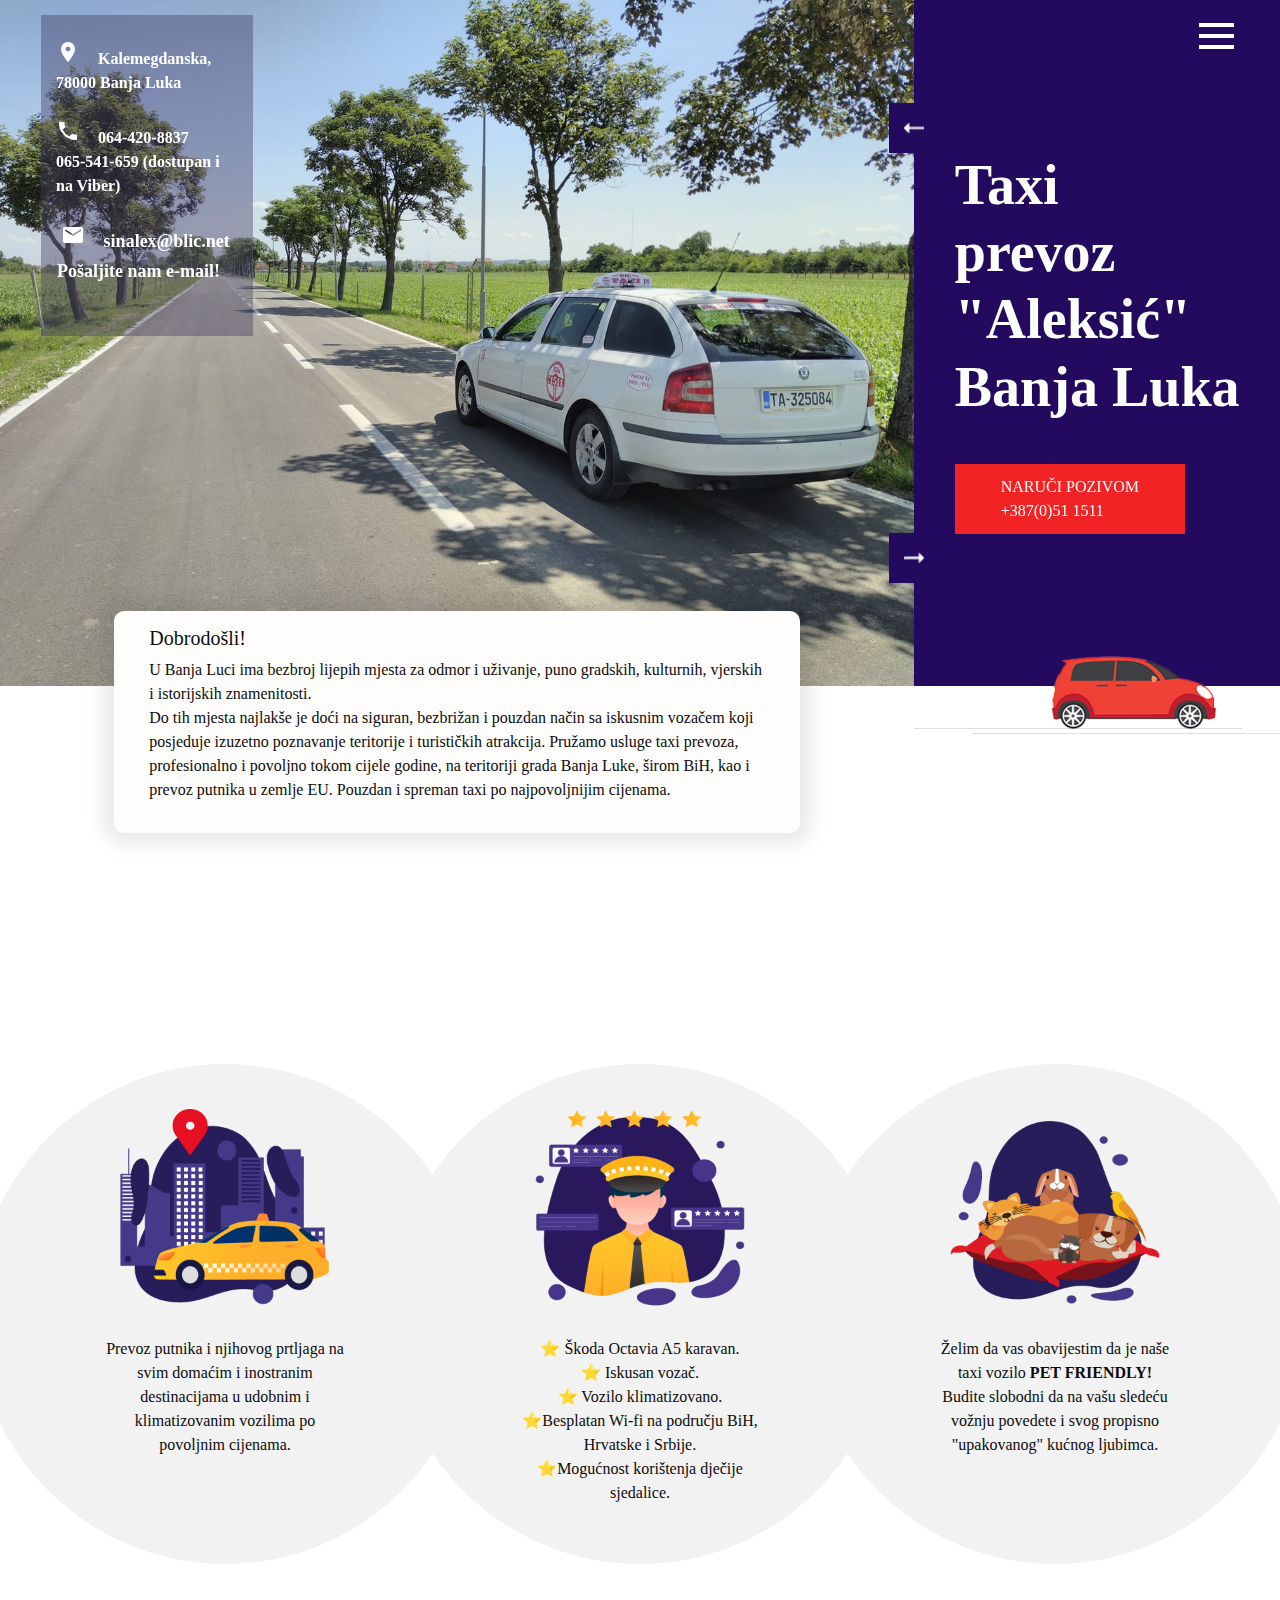
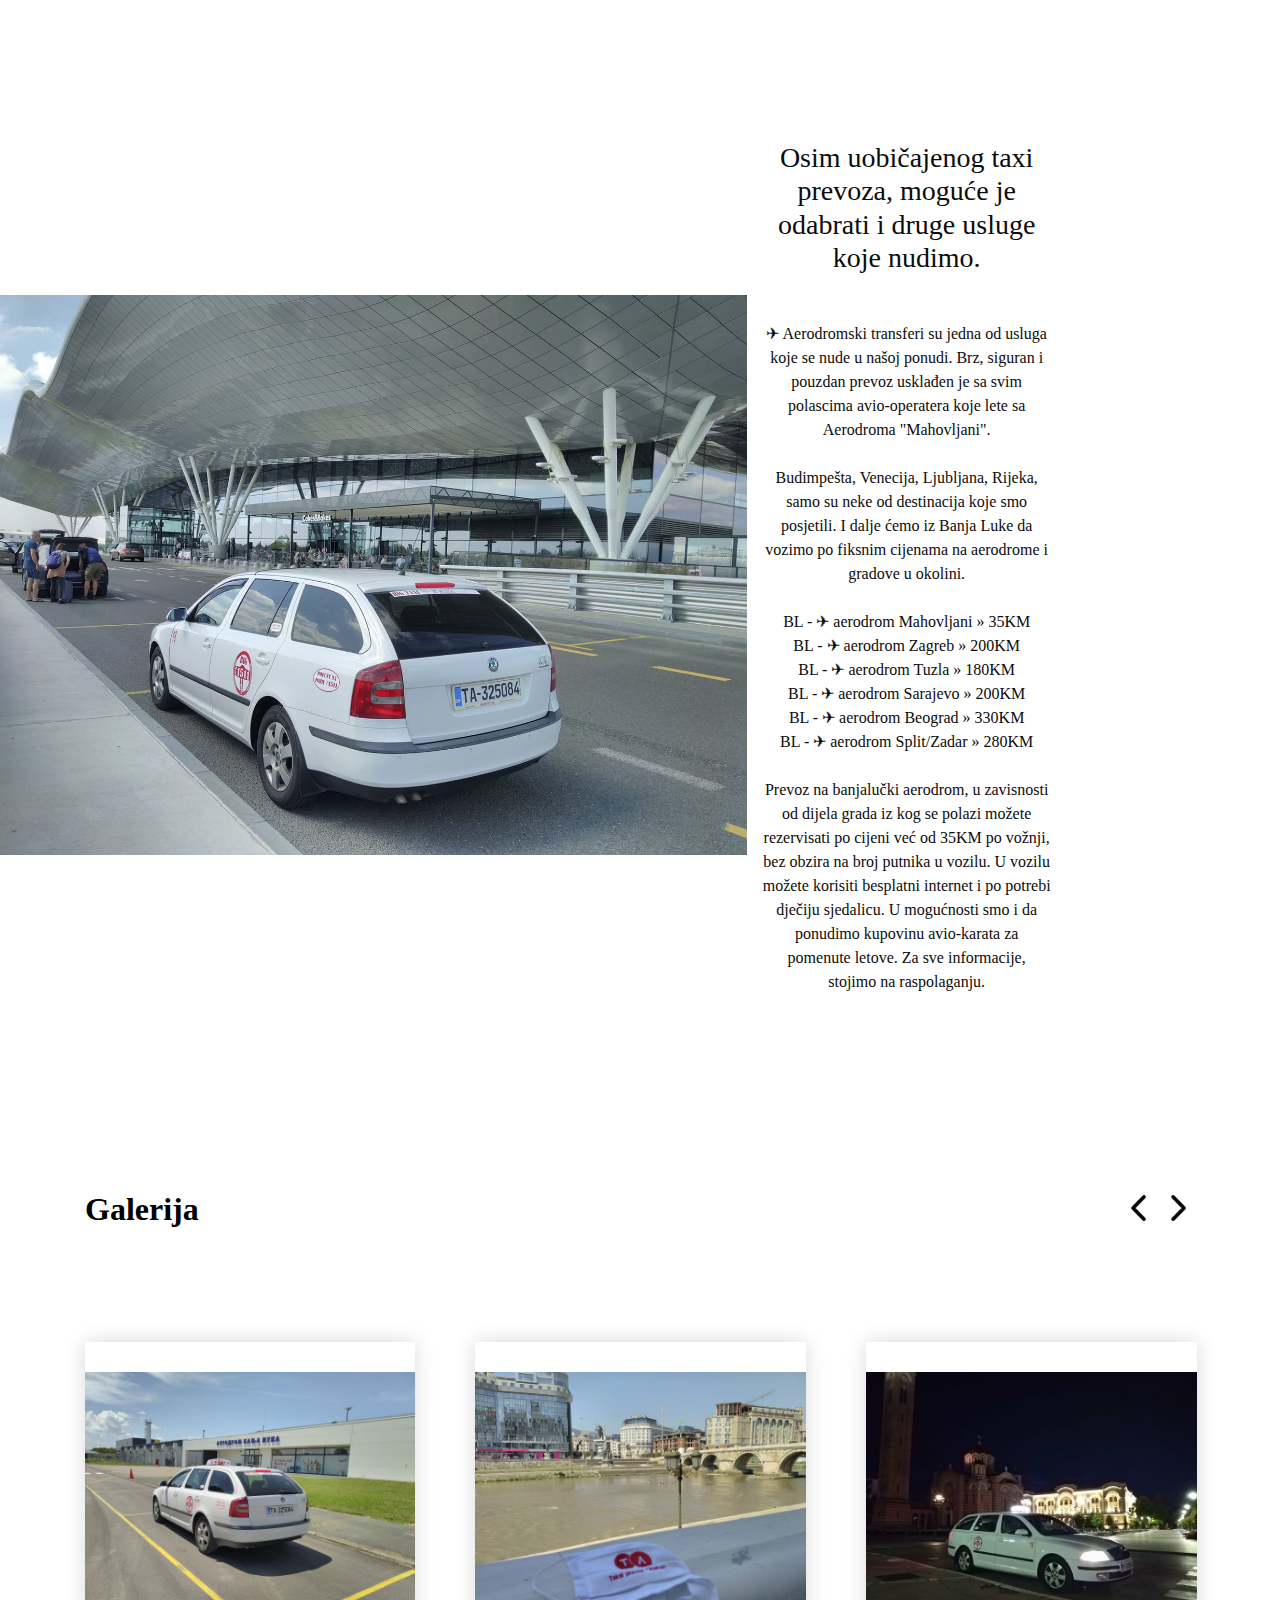
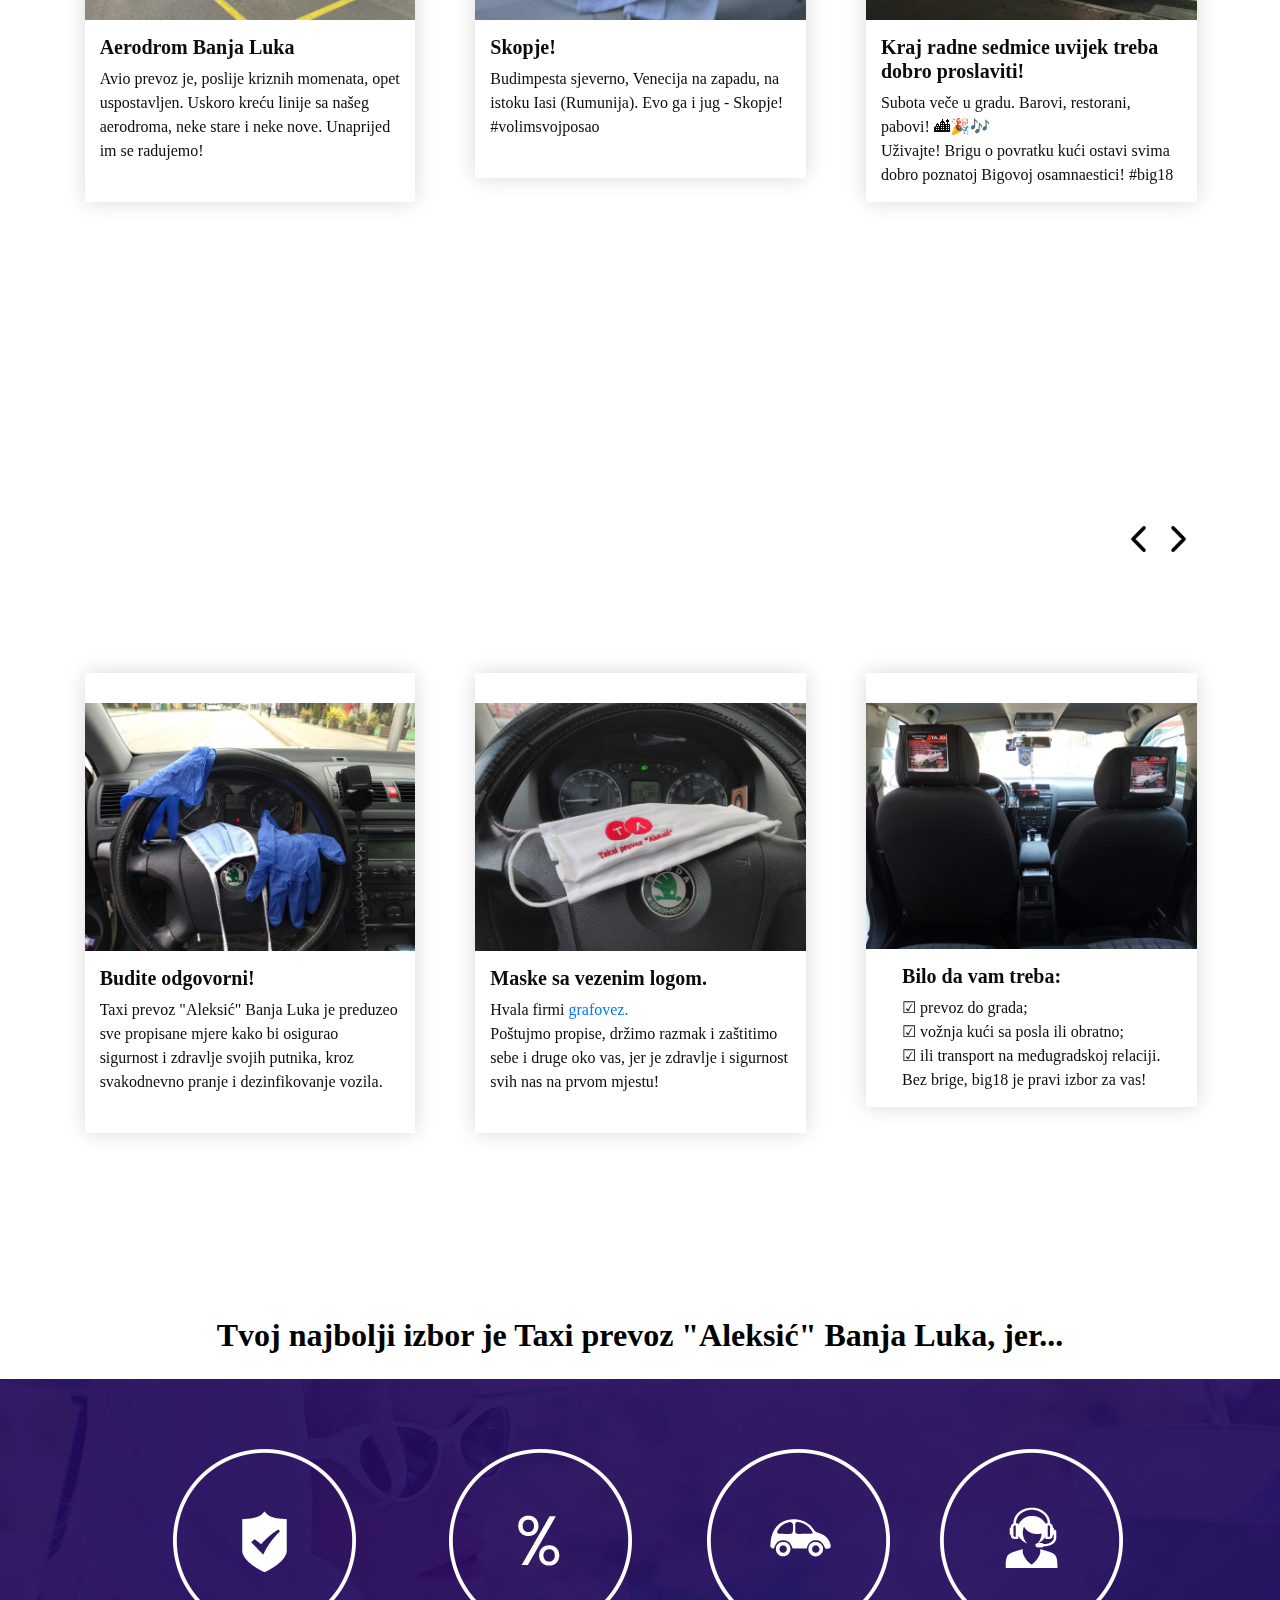
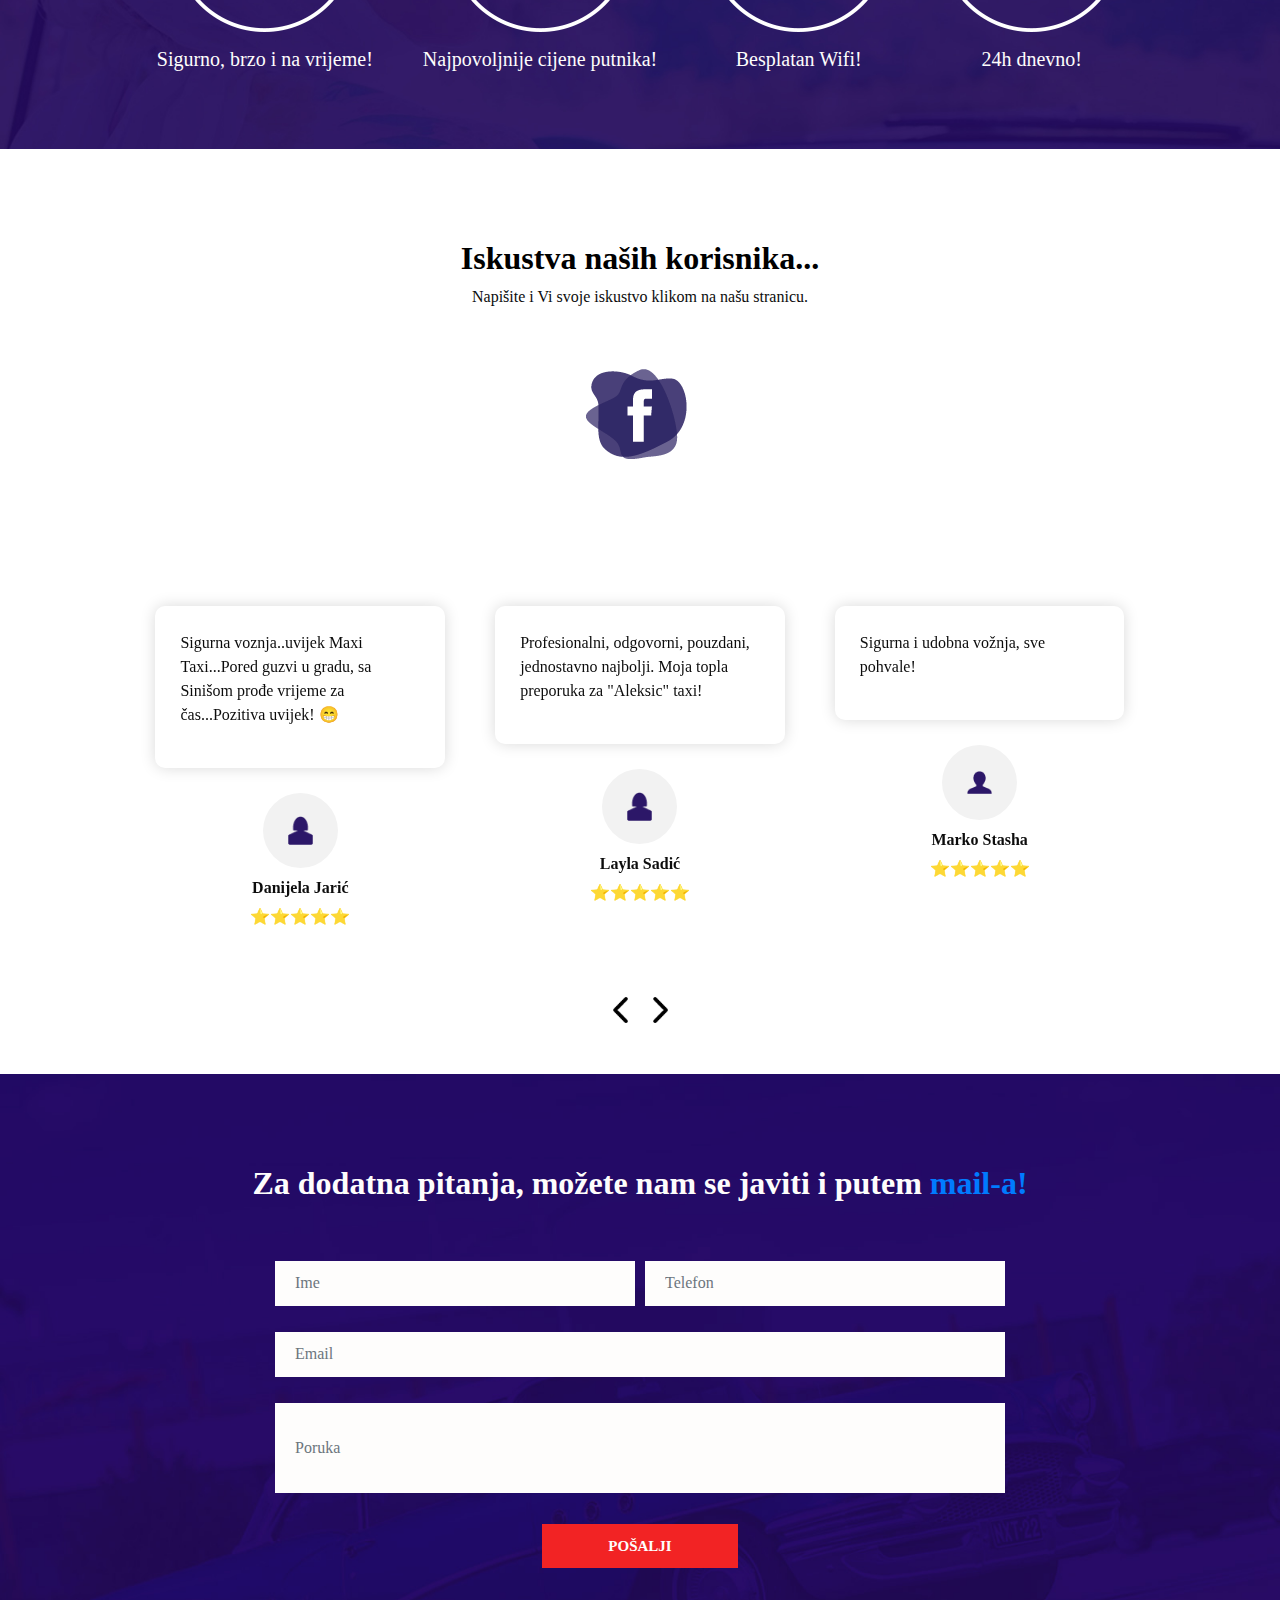
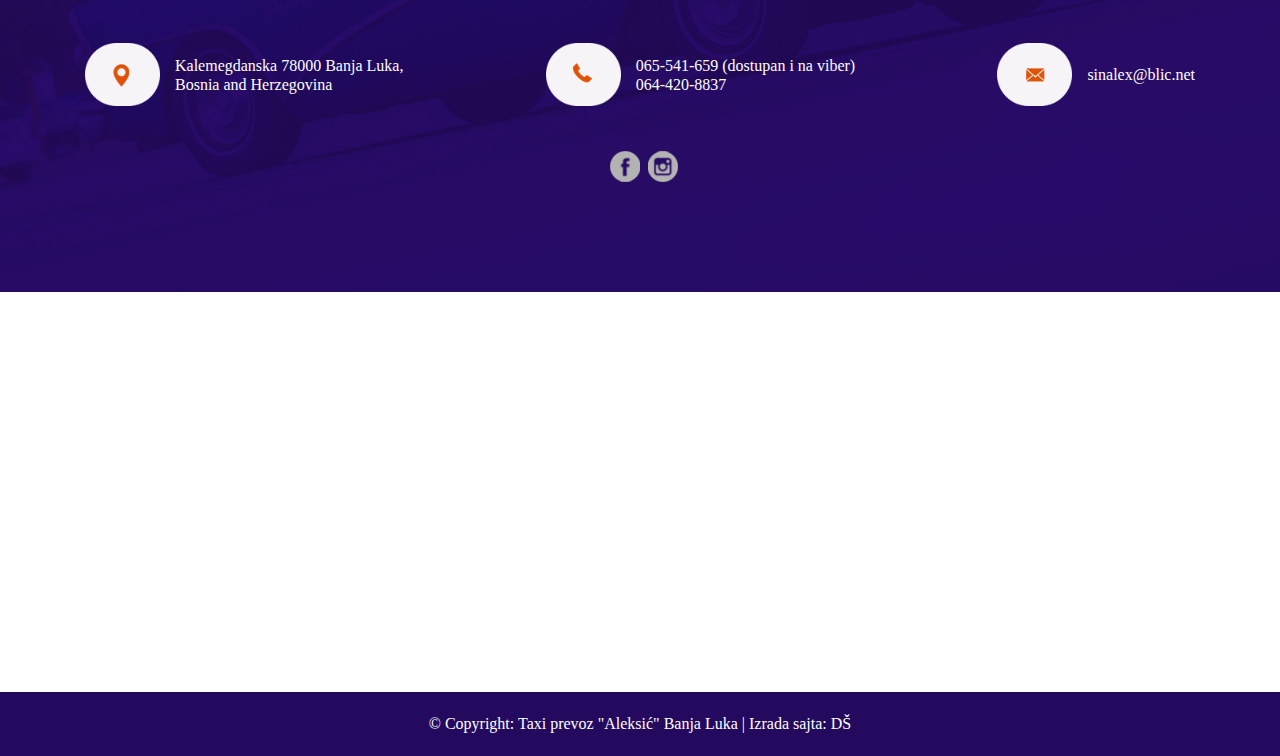
<file: index.html>
<!DOCTYPE html>
<html>

<head>
  <!-- Basic -->
  <meta charset="utf-8" />
  <meta http-equiv="X-UA-Compatible" content="IE=edge" />
  <!-- Mobile Metas -->
  <meta name="viewport" content="width=device-width, initial-scale=1, shrink-to-fit=no" />
  <!-- Site Metas -->
  <meta name="keywords" content="" />
  <meta name="description" content="" />
  <meta name="author" content="" />

  <title>Taxi prevoz "Aleksić" Banja Luka</title>

  <!-- slider stylesheet -->
  <link rel="stylesheet" type="text/css"
    href="https://cdnjs.cloudflare.com/ajax/libs/OwlCarousel2/2.3.4/assets/owl.carousel.min.css" />

  <!-- bootstrap core css -->
  <link rel="stylesheet" type="text/css" href="css/bootstrap.css" />

  <!-- fonts style -->
  <link href="https://fonts.googleapis.com/css?family=Open+Sans:400,700|Poppins:400,600,700&display=swap"
    rel="stylesheet">

  <!-- Custom styles for this template -->
  <link href="css/style.css" rel="stylesheet" />
  <!-- responsive style -->
  <link href="css/responsive.css" rel="stylesheet" />
  <link href="https://fonts.googleapis.com/icon?family=Material+Icons" rel="stylesheet">
</head>
</div> <!-- .container -->
</div>

<body>
  <div class="hero_area">
    <!-- header section strats -->
    <header class="header_section">
      <div class="container-fluid">
        <nav class="navbar navbar-expand-lg custom_nav-container">
          <a class="navbar-brand" href="index.html"></a>
          <span>

            <body>

              <div class="header">
                <div class="header-right">
                  <i class="material-icons">location_on</i>
                  <span> <b>
                    Kalemegdanska, <br>
                    78000 Banja Luka </b> </span> </a> <br> <br>


                  <i class="material-icons">call</i>
                  <span> <b>
                    064-420-8837 <br>
                    065-541-659 (dostupan i na Viber) </b> <br> <br>

                    <a href="mailto:sinalex@blic.net.com">
                      <i class="material-icons">email</i>
                      <span> <b>
                        sinalex@blic.net <br>
                        Pošaljite nam e-mail! </b>
                      </span>
                    </a>
                  </div> 
      </div>
      </span>
    </body>


      <div class="navbar-collapse" id="">
        <div class="user_option">

        </div>
        <div class="custom_menu-btn">
          <button onclick="openNav()">
            <span class="s-1"> </span>
            <span class="s-2"> </span>
            <span class="s-3"> </span>
          </button>
        </div>
        <div id="myNav" class="overlay">
          <div class="overlay-content">
            <a href="index.html">Početna stranica</a>
            <a href="car.html">Usluga</a>
            <a href="about.html">Dodatne usluge</a>
            <a href="blog.html">Galerija</a>
            <a href="contact.html">Kontakt</a>

          </div>
        </div>
      </div>
      </nav>
  </div>
  </header>
  <!-- end header section -->
  <!-- slider section -->
  <section class=" slider_section position-relative">
    <div class="slider_container">
      <div class="img-box">
        <img src="images/bg.jpg" alt="">
      </div>
      <div class="detail_container">
        <div id="carouselExampleControls" class="carousel slide" data-ride="carousel">
          <div class="carousel-inner">
            <div class="carousel-item active">
              <div class="detail-box">
                <h1>
                  Taxi<br>
                  prevoz<br>
                  "Aleksić" <br>
                  Banja Luka
                </h1>
                <a href="">
                  Naruči pozivom <br>
                  +387(0)51 1511
                </a>
              </div>
            </div>
            <div class="carousel-item">
              <div class="detail-box">
                <h1>
                  Sigurno,<br>
                  brzo i na<br>
                  vrijeme...<br>

                </h1>
                <a href="">
                  Naruči pozivom <br>
                  +387(0)51 1511
                </a>
              </div>
            </div>
            <div class="carousel-item">
              <div class="detail-box">
                <h1>

                  Bez dileme, <br>
                  pravi izbor!
                </h1>
                <a href="">
                  Naruči pozivom <br>
                  +387(0)51 1511
                </a>
              </div>
            </div>
          </div>
          <a class="carousel-control-prev" href="#carouselExampleControls" role="button" data-slide="prev">
            <span class="sr-only">Previous</span>
          </a>
          <a class="carousel-control-next" href="#carouselExampleControls" role="button" data-slide="next">
            <span class="sr-only">Next</span>
          </a>
        </div>

      </div>
    </div>
  </section>
  <!-- end slider section -->
  </div>
  <!-- book section -->
  <section class="book_section">
    <div class="form_container">
      <form action="">
        <h5> Dobrodošli! </h5>
        <p>
          U Banja Luci ima bezbroj lijepih mjesta za odmor i uživanje,
          puno gradskih, kulturnih, vjerskih i istorijskih znamenitosti. <br>
          Do tih mjesta najlakše je doći na siguran, bezbrižan i pouzdan
          način sa iskusnim vozačem koji posjeduje izuzetno poznavanje
          teritorije i turističkih atrakcija. Pružamo usluge taxi prevoza,
          profesionalno i povoljno tokom cijele godine,
          na teritoriji grada Banja Luke, širom
          BiH, kao i prevoz putnika u zemlje EU. Pouzdan i spreman taxi po
          najpovoljnijim cijenama. </p>
    </div>
    </div>

    <div class="btn-container">

    </div>
    </div>
    </div>

    </form>
    </div>
    <div class="img-box">
      <img src="images/book-car.png" alt="">
    </div>
  </section>

  <!-- end book section -->

  <!-- car section -->

  <section class="car_section layout_padding2-top layout_padding-bottom">
    <div class="container">
      <div class="heading_container">
        <h2>

        </h2>
        <p>

        </p>
      </div>
      <div class="car_container">
        <div class="box">
          <div class="img-box">
            <img src="images/ikonica1.png" alt="">
          </div>
          <div class="detail-box">

            <p>
              Prevoz putnika i njihovog prtljaga na svim domaćim i inostranim destinacijama u udobnim i klimatizovanim
              vozilima
              po povoljnim cijenama.

              <!-- </p>
            <a href="">
              read more 
            </a> -->
          </div>
        </div>
        <div class="box">
          <div class="img-box">
            <img src="images/ikonica2.png" alt="">
          </div>
          <div class="detail-box">

            <p>
              ⭐️ Škoda Octavia A5 karavan. <br>
              ⭐️ Iskusan vozač. <br>
              ⭐️ Vozilo klimatizovano. <br>
              ⭐️Besplatan Wi-fi na području BiH, Hrvatske i Srbije. <br>
              ⭐️Mogućnost korištenja dječije sjedalice. <br>
            </p>



            <!-- <a href="">
             read more
            </a>-->
          </div>
        </div>
        <div class="box">
          <div class="img-box">
            <img src="images/ikonica3.png" alt="">
          </div>
          <div class="detail-box">


            <p>
              Želim da vas obavijestim da je naše taxi vozilo <b>PET FRIENDLY!</b> <br>
              Budite slobodni da na vašu sledeću vožnju povedete i svog propisno "upakovanog" kućnog ljubimca.
            </p>
            <!-- <a href="">
             read more 
            </a>-->
          </div>
        </div>
      </div>
    </div>
  </section>

  <!-- end car section -->

  <!-- about section -->

  <section class="about_section layout_padding-bottom">
    <div class="container-fluid">
      <div class="row">
        <div class="col-md-7 px-0">
          <div class="img-box">
            <img src="images/ae.jpg" alt="">
          </div>
        </div>
        <div class="col-md-4 col-lg-3">
          <div class="detail-box">
            <h3>
              Osim uobičajenog taxi prevoza, moguće je odabrati i druge usluge koje nudimo.
            </h3> <br>
            <p>
              ✈ Aerodromski transferi su jedna od usluga koje se nude u našoj ponudi.
              Brz, siguran i pouzdan prevoz usklađen je sa svim polascima avio-operatera koje lete sa Aerodroma
              "Mahovljani". <br> <br>

              Budimpešta, Venecija, Ljubljana, Rijeka, samo su neke od destinacija koje smo posjetili.
              I dalje ćemo iz Banja Luke da vozimo po fiksnim cijenama na aerodrome i gradove u okolini. <br>
              <br>

              BL - ✈ aerodrom Mahovljani » 35KM <br>
              BL - ✈ aerodrom Zagreb » 200KM <br>
              BL - ✈ aerodrom Tuzla » 180KM <br>
              BL - ✈ aerodrom Sarajevo » 200KM <br>
              BL - ✈ aerodrom Beograd » 330KM <br>
              BL - ✈ aerodrom Split/Zadar » 280KM <br>
              <br>

              Prevoz na banjalučki aerodrom, u zavisnosti od dijela grada iz kog se polazi možete
              rezervisati po cijeni već od 35KM po vožnji, bez obzira na broj putnika u vozilu.
              U vozilu možete korisiti besplatni internet i po potrebi dječiju sjedalicu.
              U mogućnosti smo i da ponudimo kupovinu avio-karata za pomenute letove.
              Za sve informacije, stojimo na raspolaganju.

            </p>

            <!-- </p>
            <a href="">
              Avio-karte
            </a> -->
          </div>
        </div>
      </div>
    </div>
  </section>

  <!-- end about section -->


  <!-- best section -->

  <!-- <section class="best_section">
    <div class="container">
      <div class="book_now">
        <div class="detail-box">
          <h2>
            Our Best Cars
          </h2>
          <p>
            It is a long established fact that a reader will be distracted by the
          </p>
        </div>
        <div class="btn-box">
          <a href="">
            Book Now
          </a>
        </div>
      </div>
    </div>
  </section> -->

  <!-- end best section -->

  <!-- rent section -->

  <!--  <section class="rent_section layout_padding">
    <div class="container">
      <div class="rent_container">
        <div class="box">
          <div class="img-box">
            <img src="images/r-1.png" alt="">
          </div>
          <div class="price">
            <a href="">
              Rent $200
            </a>
          </div>
        </div>
        <div class="box">
          <div class="img-box">
            <img src="images/r-2.png" alt="">
          </div>
          <div class="price">
            <a href="">
              Rent $200
            </a>
          </div>
        </div>
        <div class="box">
          <div class="img-box">
            <img src="images/r-3.png" alt="">
          </div>
          <div class="price">
            <a href="">
              Rent $200
            </a>
          </div>
        </div>
        <div class="box">
          <div class="img-box">
            <img src="images/r-4.png" alt="">
          </div>
          <div class="price">
            <a href="">
              Rent $200
            </a>
          </div>
        </div>
        <div class="box">
          <div class="img-box">
            <img src="images/r-5.png" alt="">
          </div>
          <div class="price">
            <a href="">
              Rent $200
            </a>
          </div>
        </div>
        <div class="box">
          <div class="img-box">
            <img src="images/r-6.png" alt="">
          </div>
          <div class="price">
            <a href="">
              Rent $200
            </a>
          </div>
        </div>
      </div>
      <div class="btn-box">
        <a href="">
          See More
        </a>
      </div>
    </div>
  </section> -->


  <!-- end rent section -->

  <!-- blog section -->

  <section class="blog_section layout_padding">
    <div class="container">
      <div class="heading_container">
        <h2>
          Galerija
        </h2>
        <p>

        </p>
      </div>
    </div>
    <div class="blog_container">
      <div class="layout_padding2-top">
        <div class="carousel-wrap ">
          <div class="owl-carousel">
            <div class="item">
              <div class="box">
                <div class="date-box">
                  <h6>

                  </h6>
                </div>
                <div class="img-box">
                  <img src="images/ae Banja Luka.jpg" alt="">
                </div>
                <div class="detail-box">
                  <h5>

                    Aerodrom Banja Luka
                  </h5>
                  <p>
                    Avio prevoz je, poslije kriznih momenata, opet uspostavljen.
                    Uskoro kreću linije sa našeg aerodroma, neke stare i neke nove. Unaprijed im se radujemo!
                    <br>
                    <br>

                  </p>
                </div>
              </div>
            </div>
            <div class="item">
              <div class="box">
                <div class="date-box">
                  <h6>

                  </h6>
                </div>
                <div class="img-box">
                  <img src="images/Skopje.jpg" alt="">
                </div>
                <div class="detail-box">
                  <h5>
                    Skopje!
                  </h5>
                  <p>
                    Budimpesta sjeverno, Venecija na zapadu, na istoku Iasi (Rumunija). Evo ga i jug - Skopje! <br>
                    #volimsvojposao
                    <br>
                    <br>

                  </p>
                </div>
              </div>
            </div>
            <div class="item">
              <div class="box">
                <div class="date-box">
                  <h6>

                  </h6>
                </div>
                <div class="img-box">
                  <img src="images/izlazak.jpg" alt="">
                </div>
                <div class="detail-box">
                  <h5>
                    Kraj radne sedmice uvijek treba dobro proslaviti!
                  </h5>
                  <p>
                    Subota veče u gradu. Barovi, restorani, pabovi! 🏙🎉🎶<br>
                    Uživajte! Brigu o povratku kući ostavi svima dobro poznatoj Bigovoj osamnaestici!
                    #big18
                  </p>
                </div>
              </div>
            </div>
            <div class="item">
              <div class="box">
                <div class="date-box">
                  <h6>

                  </h6>
                </div>
                <div class="img-box">
                  <img src="images/reklama.jpg" alt="" height="380">
                </div>
                <div class="detail-box">
                  <h5>
                    Još jedna novina!
                  </h5>
                  <p>
                    Mogućnost oglašavanja i reklamiranja u vozilu!
                    <a href="https://www.facebook.com/Salon-Ljepote-Gossip-515874768814603/"> <br>
                      Salon Ljepote "Gossip".</a> <br>
                    #big18
                    <br>
                    <br>


                  </p>
                </div>
              </div>
            </div>

            <div class="item">
              <div class="box">
                <div class="date-box">
                  <h6>

                  </h6>
                </div>
                <div class="img-box">
                  <img src="images/Split, Hrvatska..jpg" alt="">
                </div>
                <div class="detail-box">
                  <h5>
                    Split, Hrvatska.
                  </h5>
                  <p>
                    Radno subotnje veče u gradu zamijenjeno pogledom <br> na trajekte u Splitu. <br>
                    <br>
                    <br>

                  </p>
                </div>
              </div>
            </div>

            <div class="item">
              <div class="box">
                <div class="date-box">
                  <h6>

                  </h6>
                </div>
                <div class="img-box">
                  <img src="images/dreamcare.jpg" alt="">
                </div>
                <div class="detail-box">
                  <h5>
                    Dream Care <br> Premium line, Banja Luka.
                  </h5>
                  <p>
                    Jedan od najvjernijih korisnika usluga prevoza! </p>
                  <br>
                  <br>

                </div>
              </div>
            </div>

            <div class="item">
              <div class="box">
                <div class="date-box">
                  <h6>

                  </h6>
                </div>
                <div class="img-box">
                  <img src="images/Neum.jpg" alt="">
                </div>
                <div class="detail-box">
                  <h5>
                    Neum, BiH.
                  </h5>
                  <p>
                    Ovog puta, zbog većeg broja putnika korišteno veće vozilo. <br>
                    <br>
                    <br>
                    <br> </p>
                </div>
              </div>
            </div>

          </div>
        </div>
      </div>
    </div>
  </section>

  <!--jos jedna sekcija slika -->

  <section class="blog_section layout_padding">
    <div class="container">
      <div class="heading_container">

      </div>
    </div>
    <div class="blog_container">
      <div class="layout_padding2-top">
        <div class="carousel-wrap ">
          <div class="owl-carousel">
            <div class="item">
              <div class="box">
                <div class="date-box">
                  <h6>

                  </h6>
                </div>
                <div class="img-box">
                  <img src="images/rukavice.jpg" alt="">
                </div>
                <div class="detail-box">
                  <h5>
                    Budite odgovorni!
                  </h5>
                  <p>
                    Taxi prevoz "Aleksić" Banja Luka je
                    preduzeo sve propisane mjere kako bi osigurao sigurnost i zdravlje svojih putnika,
                    kroz svakodnevno pranje i dezinfikovanje vozila. <br>
                    <br>

                  </p>
                </div>
              </div>
            </div>
            <div class="item">
              <div class="box">
                <div class="date-box">
                  <h6>

                  </h6>
                </div>
                <div class="img-box">
                  <img src="images/maska.jpg" alt="">
                </div>
                <div class="detail-box">
                  <h5>
                    Maske sa vezenim logom.
                  </h5>
                  <p>
                    Hvala firmi <a href="https://www.facebook.com/grafovez/"> grafovez.</a> <br>

                    Poštujmo propise, držimo razmak i zaštitimo sebe i druge oko vas,
                    jer je zdravlje i sigurnost svih nas na prvom mjestu!
                    <br>
                    <br>
                  </p>
                </div>
              </div>
            </div>
            <div class="item">
              <div class="box">
                <div class="date-box">
                  <h6>

                  </h6>
                </div>
                <div class="img-box">
                  <img src="images/unutra.jpg" alt="">
                </div>
                <div class="detail-box">
                  <h5>
                    Bilo da vam treba:
                  </h5>
                  <p>
                    ☑ prevoz do grada; <br>
                    ☑ vožnja kući sa posla ili obratno; <br>
                    ☑ ili transport na međugradskoj relaciji. <br>
                    Bez brige, big18 je pravi izbor za vas! <br>


                  </p>
                </div>
              </div>
            </div>
            <div class="item">
              <div class="box">
                <div class="date-box">
                  <h6>

                  </h6>
                </div>
                <div class="img-box">
                  <img src="images/stanisic.jpg" alt="">
                </div>
                <div class="detail-box">
                  <h5>

                    Krenuli smo na još jedno daleko putovanje.
                  </h5>
                  <p>
                    Prva stanica: Etno selo Stanišići. <br>
                    Tri države, krug od preko 1600km - malo li je! <br>
                    Relacija: Banja Luka - Beograd - Niš - Skoplje - Banja Luka.
                    <br>
                    <br>

                  </p>
                </div>
              </div>
            </div>

            <div class="item">
              <div class="box">
                <div class="date-box">
                  <h6>

                  </h6>
                </div>
                <div class="img-box">
                  <img src="images/laktasi.jpg" alt="">
                </div>
                <div class="detail-box">
                  <h5>
                    Tajna vrhunskog prevoza je sakrivena ispod ove bijele taxi table.
                  </h5>
                  <p>
                    Pozdrav iz Laktaša! <br>
                    #big18 <br>

                    <br>
                  </p>
                </div>
              </div>
            </div>

            <div class="item">
              <div class="box">
                <div class="date-box">
                  <h6>

                  </h6>
                </div>
                <div class="img-box">
                  <img src="images/tehnickaispavnost.jpg" alt="">
                </div>
                <div class="detail-box">
                  <h5>
                    Provjera tehničke ispravnosti vozila je završena.✅
                  </h5>
                  <p>

                    Ocjena 🔟 <br>
                    Za sigurnu vožnju!
                    <br>
                    <br>


                  </p>
                </div>
              </div>
            </div>

            <div class="item">
              <div class="box">
                <div class="date-box">
                  <h6>

                  </h6>
                </div>
                <div class="img-box">
                  <img src="images/krupskislapovi.jpg" alt="">
                </div>
                <div class="detail-box">
                  <h5>
                    Promocija turističkih potencijala našeg grada i okoline.
                  </h5>
                  <p>

                    Uz #big18 do Krupskih slapova!
                    <br>
                    <br>
                    <br> </p>
                </div>
              </div>
            </div>

          </div>
        </div>
      </div>
    </div>
  </section>


  <!-- end blog section -->

  <!-- us section -->

  <section class="us_section">
    <div class="container">
      <div class="heading_container">
        <h2>
          Tvoj najbolji izbor je Taxi prevoz "Aleksić" Banja Luka, jer...
        </h2>
        <p>

        </p>
      </div>
    </div>
    <div class="us_container layout_padding2">
      <div class="content_box">
        <div class="box">
          <div class="img-box">
            <img src="images/u-3.png" alt="">
          </div>
          <div class="detail-box">
            <h5>
              Sigurno, brzo i na vrijeme!
            </h5>
          </div>
        </div>
        <div class="box">
          <div class="img-box">
            <img src="images/u-1.png" alt="">
          </div>
          <div class="detail-box">
            <h5>
              Najpovoljnije cijene putnika!
            </h5>
          </div>
        </div>
        <div class="box">
          <div class="img-box">
            <img src="images/u-2.png" alt="">
          </div>
          <div class="detail-box">
            <h5>
              Besplatan Wifi!
            </h5>
          </div>
        </div>
        <div class="box">
          <div class="img-box">
            <img src="images/u-4.png" alt="">
          </div>
          <div class="detail-box">
            <h5>
              24h dnevno!
            </h5>
          </div>
        </div>
      </div>

    </div>
  </section>

  <!-- end us section -->

  <!-- client section -->

  <section class="client_section layout_padding">
    <div class="container">
      <div class="heading_container">
        <h2>
          Iskustva naših korisnika...
        </h2>
        <p>
          Napišite i Vi svoje iskustvo klikom na našu stranicu. <br>
          <a href="https://www.facebook.com/taxialeksicbanjaluka/reviews/">
            <img src="images/fb1.png" alt=""></a>
        </p>
      </div>
      <div class="layout_padding2-top">
        <div class="carousel-wrap ">
          <div class="owl-carousel">
            <div class="item">
              <div class="box">
                <div class="detail-box">
                  <p>
                    Sigurna voznja..uvijek Maxi Taxi...Pored guzvi u gradu, sa Sinišom prođe vrijeme za čas...Pozitiva
                    uvijek! 😁
                  </p>
                </div>
                <div class="client_id">
                  <div class="img-box">
                    <img src="images/client-1.png" alt="" class="img-1">
                    <img src="images/client-1-white.png" alt="" class="img-2">
                  </div>
                  <div class="name">
                    <h6>
                      Danijela Jarić
                    </h6>
                    <p>
                      ⭐️⭐️⭐️⭐️⭐️
                    </p>
                  </div>
                </div>
              </div>
            </div>
            <div class="item">
              <div class="box">
                <div class="detail-box">
                  <p>
                    Profesionalni, odgovorni, pouzdani, jednostavno najbolji. Moja topla preporuka za "Aleksic" taxi!
                  </p>
                </div>
                <div class="client_id">
                  <div class="img-box">
                    <img src="images/client-1.png" alt="" class="img-1">
                    <img src="images/client-1-white.png" alt="" class="img-2">
                  </div>
                  <div class="name">
                    <h6>
                      Layla Sadić
                    </h6>
                    <p>
                      ⭐️⭐️⭐️⭐️⭐️
                    </p>
                  </div>
                </div>
              </div>
            </div>
            <div class="item">
              <div class="box">
                <div class="detail-box">
                  <p>
                    Sigurna i udobna vožnja, sve pohvale!
                  </p>
                </div>
                <div class="client_id">
                  <div class="img-box">
                    <img src="images/client-2.png" alt="" class="img-1">
                    <img src="images/client-2-white.png" alt="" class="img-2">
                  </div>
                  <div class="name">
                    <h6>
                      Marko Stasha
                    </h6>
                    <p>
                      ⭐️⭐️⭐️⭐️⭐️
                    </p>
                  </div>
                </div>
              </div>
            </div>
            <div class="item">
              <div class="box">
                <div class="detail-box">
                  <p>
                    Pouzdan, tačan, profesionalan, sve preporuke... NAJBOLJI TAXI U GRADU 🙂
                  </p>
                </div>
                <div class="client_id">
                  <div class="img-box">
                    <img src="images/client-1.png" alt="" class="img-1">
                    <img src="images/client-1-white.png" alt="" class="img-2">
                  </div>
                  <div class="name">
                    <h6>
                      Jelena Kricković
                    </h6>
                    <p>
                      ⭐️⭐️⭐️⭐️⭐️
                    </p>
                  </div>
                </div>
              </div>
            </div>
          </div>
        </div>
      </div>

    </div>
  </section>

  <!-- end client section -->

  <!-- contact section -->

  <section class="contact_section layout_padding">
    <div class="container">
      <div class="heading_container">
        <h2>
          Za dodatna pitanja, možete nam se javiti i putem <a href="mailto: sinalex@blic.net.com "> mail-a!</a>
        </h2>
      </div>
      <div class="row">
        <div class="col-md-8 mx-auto">
          <div class="form_container">
            <form>
              <div class="form-row">
                <div class="form-group col-md-6">
                  <input type="text" class="form-control" id="inputName4" placeholder="Ime ">
                </div>
                <div class="form-group col-md-6">
                  <input type="text" class="form-control" id="inputSubject4" placeholder="Telefon">
                </div>
              </div>
              <div class="form-row">
                <div class="form-group col">
                  <input type="email" class="form-control" id="inputEmail4" placeholder="Email">
                </div>
              </div>
              <div class="form-group">
                <input type="text" class="form-control" id="inputMessage" placeholder="Poruka">
              </div>
              <div class="d-flex justify-content-center">
                <button type="submit" class="">Pošalji</button>
              </div>
            </form>
          </div>
        </div>
      </div>
      <div class="contact_items">

        <a href="">
          <div class="img-box">
            <img src="images/location.png" alt="">
          </div>
          <h6>

            Kalemegdanska 78000 Banja Luka,<br>
            Bosnia and Herzegovina
          </h6>
        </a>
        <a href="">
          <div class="img-box">
            <img src="images/call.png" alt="">
          </div>
          <h6>
            065-541-659 (dostupan i na viber) <br>
            064-420-8837
          </h6>
        </a>
        <a href="">
          <div class="img-box">
            <img src="images/mail.png" alt="">
          </div>
          <h6>
            sinalex@blic.net
          </h6>
        </a>

      </div>
      <div class="social_container">
        <div class="social-box">
          <div>
            <a href="https://www.facebook.com/taxialeksicbanjaluka">
              <img src="images/fb.png" alt="">
            </a>
          </div>
          <div>

          </div>
          <div>
            <a href="https://www.instagram.com/taxiprevozaleksimaxitaxi010/?hl=en">
              <img src="images/insta.png" alt="">
            </a>
          </div>
        </div>
      </div>
    </div>
  </section>

  <!-- end contact section -->

  <!-- map section -->

  <section class="map_section">
    <!-- map section -->
    <div class="map_container">
      <div class="map-responsive">
        <iframe
          src="https://www.google.com/maps/embed?pb=!1m18!1m12!1m3!1d2833.0749979153484!2d17.190093915533996!3d44.75888517909895!2m3!1f0!2f0!3f0!3m2!1i1024!2i768!4f13.1!3m3!1m2!1s0x475e033a4a9921eb%3A0xb0fbe6cac10179ac!2sKalemegdanska%2C%20Banja%20Luka%2078000!5e0!3m2!1shr!2sba!4v1602501228312!5m2!1shr!2sba"
          width="600" height="300" frameborder="0" style="border:0; width: 100%; height:100%" allowfullscreen></iframe>
      </div>
    </div>
    <!-- end map section -->
  </section>


  <!-- end map section -->

  <!-- footer section -->
  <footer class="container-fluid footer_section">
    <p>
      © Copyright: Taxi prevoz "Aleksić" Banja Luka | Izrada sajta: DŠ

      <a href=""></a>
    </p>
  </footer>
  <!-- footer section -->

  <script src="js/jquery-3.4.1.min.js"></script>
  <script src="js/bootstrap.js"></script>
  <script src="https://cdnjs.cloudflare.com/ajax/libs/OwlCarousel2/2.3.4/owl.carousel.min.js">
  </script>
  <script src="js/custom.js"></script>


</body>

</html>
</file>
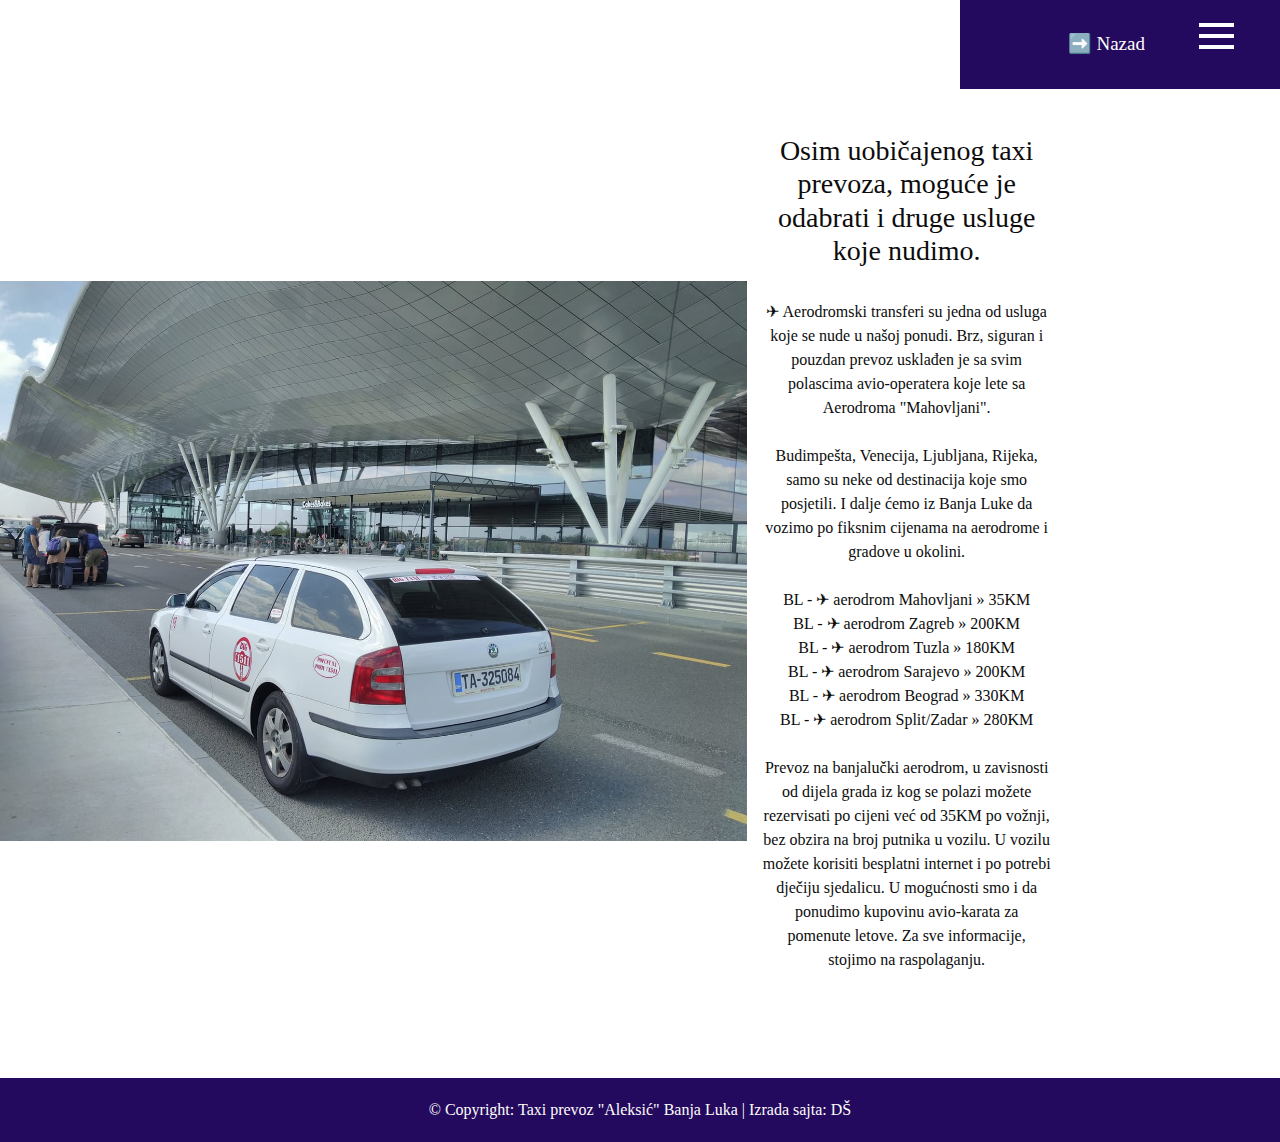
<file: about.html>
<!DOCTYPE html>
<html>

<head>
  <!-- Basic -->
  <meta charset="utf-8" />
  <meta http-equiv="X-UA-Compatible" content="IE=edge" />
  <!-- Mobile Metas -->
  <meta name="viewport" content="width=device-width, initial-scale=1, shrink-to-fit=no" />
  <!-- Site Metas -->
  <meta name="keywords" content="" />
  <meta name="description" content="" />
  <meta name="author" content="" />

  <title>Taxi prevoz "Aleksić"</title>

  <!-- slider stylesheet -->
  <link rel="stylesheet" type="text/css" href="https://cdnjs.cloudflare.com/ajax/libs/OwlCarousel2/2.3.4/assets/owl.carousel.min.css" />

  <!-- bootstrap core css -->
  <link rel="stylesheet" type="text/css" href="css/bootstrap.css" />

  <!-- fonts style -->
  <link href="https://fonts.googleapis.com/css?family=Open+Sans:400,700|Poppins:400,600,700&display=swap" rel="stylesheet">

  <!-- Custom styles for this template -->
  <link href="css/style.css" rel="stylesheet" />
  <!-- responsive style -->
  <link href="css/responsive.css" rel="stylesheet" />
</head>

<body class="sub_page">
  <div class="hero_area">
    <!-- header section strats -->
    <header class="header_section">
      <div class="container-fluid">
        <nav class="navbar navbar-expand-lg custom_nav-container">
          <a class="navbar-brand" href="index.html">
            <span>
             
            </span>
          </a>

          <div class="navbar-collapse" id="">
            <div class="user_option">
              <a href="">
                ➡️
                Nazad
              </a>
            </div>
            <div class="custom_menu-btn">
              <button onclick="openNav()">
                <span class="s-1"> </span>
                <span class="s-2"> </span>
                <span class="s-3"> </span>
              </button>
            </div>
            <div id="myNav" class="overlay">
              <div class="overlay-content">
                <a href="index.html">Početna stranica</a>
                <a href="car.html">Usluga</a>
                <a href="about.html">Dodatne usluge</a>
                <a href="blog.html">Galerija</a>
                <a href="contact.html">Kontakt</a>
               
              </div>
            </div>
          </div>
        </nav>
      </div>
    </header>
    <!-- end header section -->
  </div>

  <!-- about section -->

  <section class="about_section layout_padding2-top layout_padding-bottom ">
    <div class="container-fluid">
      <div class="row">
        <div class="col-md-7 px-0">
          <div class="img-box">
            <img src="images/ae.jpg" alt="">
          </div>
        </div>
        <div class="col-md-4 col-lg-3">
          <div class="detail-box">
            <h3>
              Osim uobičajenog taxi prevoza, moguće je odabrati i druge usluge koje nudimo.
            </h3>
            <br>

            ✈ Aerodromski transferi su jedna od usluga koje se nude u našoj ponudi.
            Brz, siguran i pouzdan prevoz usklađen je sa svim polascima avio-operatera koje lete sa Aerodroma
            "Mahovljani". <br> <br>

            Budimpešta, Venecija, Ljubljana, Rijeka, samo su neke od destinacija koje smo posjetili.
            I dalje ćemo iz Banja Luke da vozimo po fiksnim cijenama na aerodrome i gradove u okolini. <br>
            <br>

          BL - ✈ aerodrom Mahovljani » 35KM <br>
          BL - ✈ aerodrom Zagreb » 200KM <br>
          BL - ✈ aerodrom Tuzla » 180KM <br>
          BL - ✈ aerodrom Sarajevo » 200KM <br>
          BL - ✈ aerodrom Beograd » 330KM <br>
          BL - ✈ aerodrom Split/Zadar » 280KM <br>
            <br>

            Prevoz na banjalučki aerodrom, u zavisnosti od dijela grada iz kog se polazi možete
            rezervisati po cijeni već od 35KM po vožnji, bez obzira na broj putnika u vozilu.
            U vozilu možete korisiti besplatni internet i po potrebi dječiju sjedalicu.
            U mogućnosti smo i da ponudimo kupovinu avio-karata za pomenute letove.
            Za sve informacije, stojimo na raspolaganju.

          </p>
          </div>
        </div>
      </div>
    </div>
  </section>

  <!-- end about section -->

  <!-- footer section -->
  <footer class="container-fluid footer_section">
    <p>
     
      © Copyright: Taxi prevoz "Aleksić" Banja Luka | Izrada sajta: DŠ
      <a href=""></a>
    </p>
  </footer>
  <!-- footer section -->

  <script src="js/jquery-3.4.1.min.js"></script>
  <script src="js/bootstrap.js"></script>
  <script src="https://cdnjs.cloudflare.com/ajax/libs/OwlCarousel2/2.3.4/owl.carousel.min.js">
  </script>
  <script src="js/custom.js"></script>

</body>

</html>
</file>
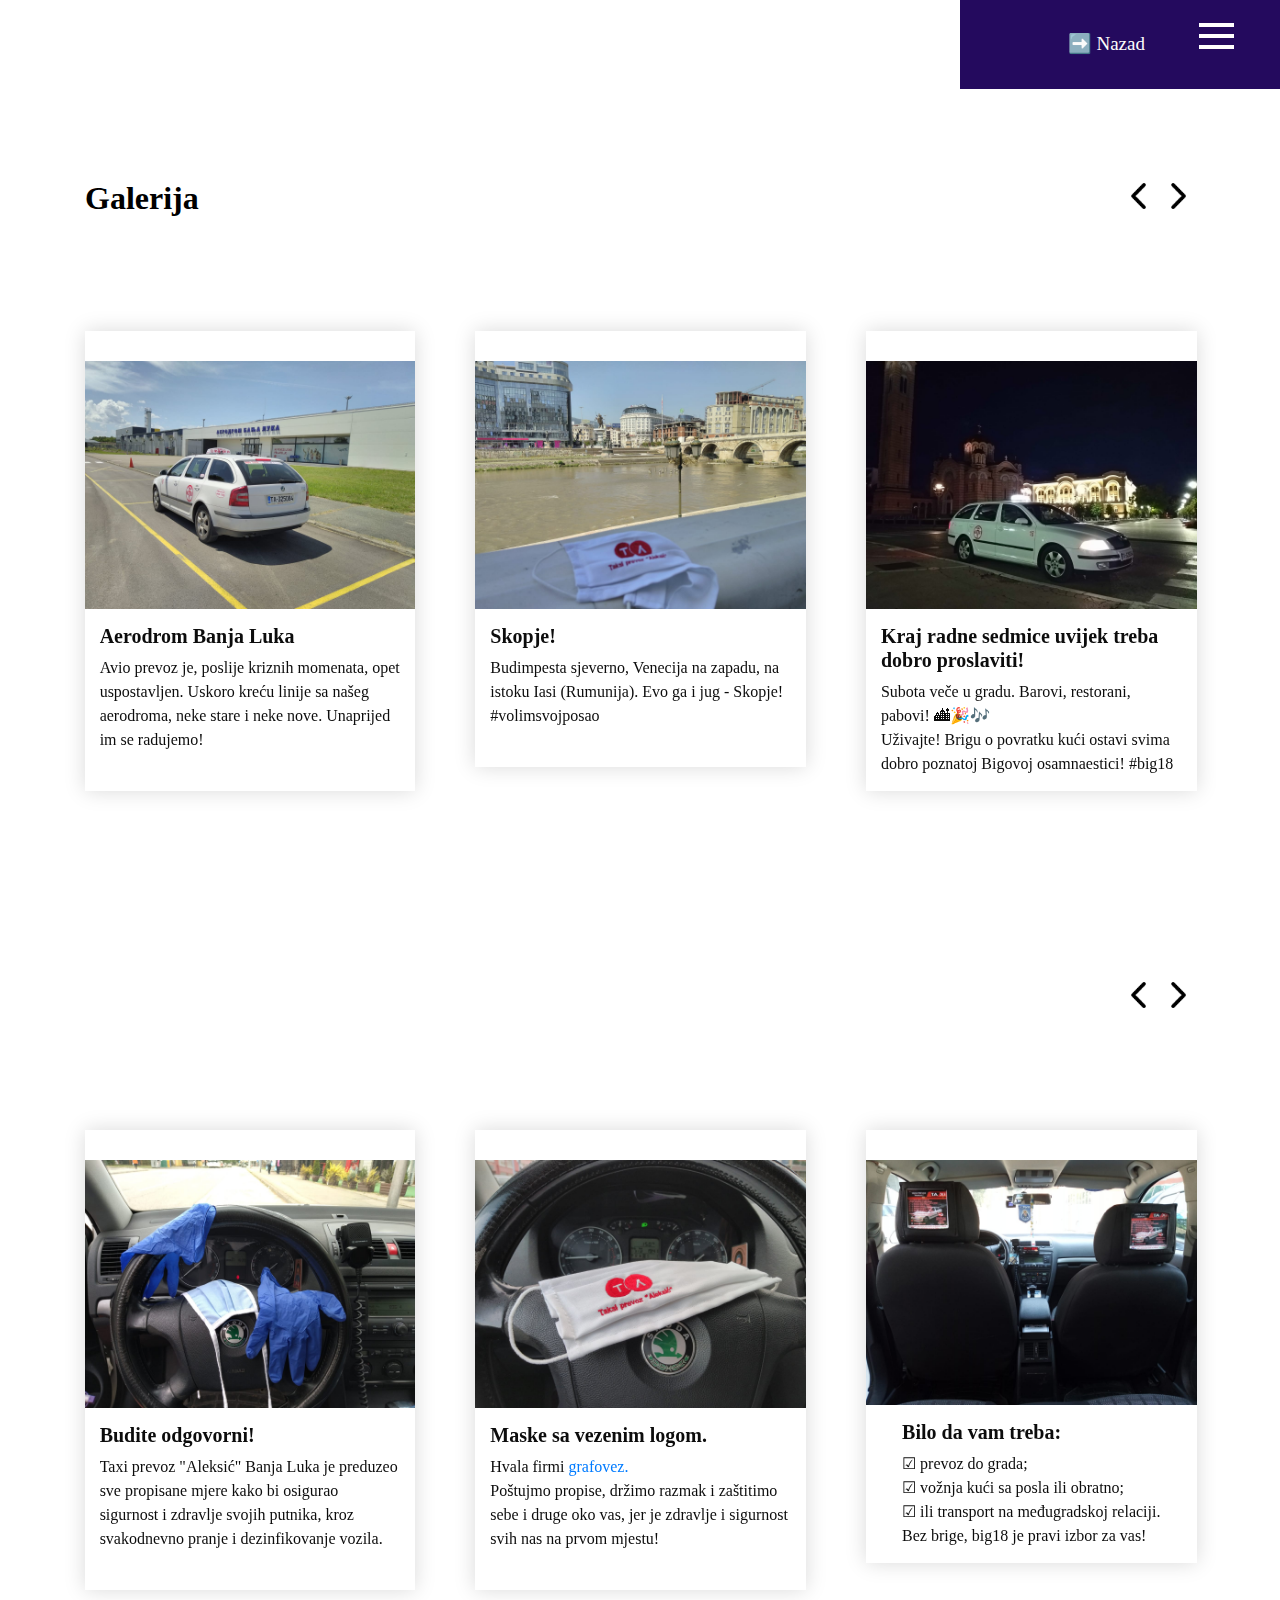
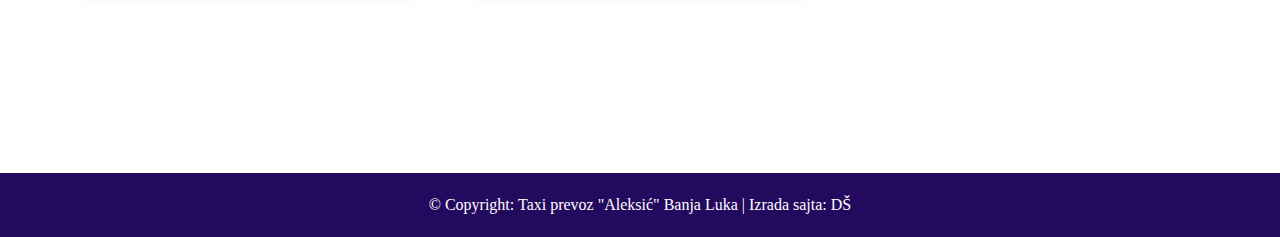
<file: blog.html>
<!DOCTYPE html>
<html>

<head>
  <!-- Basic -->
  <meta charset="utf-8" />
  <meta http-equiv="X-UA-Compatible" content="IE=edge" />
  <!-- Mobile Metas -->
  <meta name="viewport" content="width=device-width, initial-scale=1, shrink-to-fit=no" />
  <!-- Site Metas -->
  <meta name="keywords" content="" />
  <meta name="description" content="" />
  <meta name="author" content="" />

  <title>Taxi prevoz "Aleksić" Banja Luka</title>

  <!-- slider stylesheet -->
  <link rel="stylesheet" type="text/css" href="https://cdnjs.cloudflare.com/ajax/libs/OwlCarousel2/2.3.4/assets/owl.carousel.min.css" />

  <!-- bootstrap core css -->
  <link rel="stylesheet" type="text/css" href="css/bootstrap.css" />

  <!-- fonts style -->
  <link href="https://fonts.googleapis.com/css?family=Open+Sans:400,700|Poppins:400,600,700&display=swap" rel="stylesheet">

  <!-- Custom styles for this template -->
  <link href="css/style.css" rel="stylesheet" />
  <!-- responsive style -->
  <link href="css/responsive.css" rel="stylesheet" />
</head>

<body class="sub_page">
  <div class="hero_area">
    <!-- header section strats -->
    <header class="header_section">
      <div class="container-fluid">
        <nav class="navbar navbar-expand-lg custom_nav-container">
          <a class="navbar-brand" href="index.html">
            
          </a>

          <div class="navbar-collapse" id="">
            <div class="user_option">
              <a href="">
                ➡️
                Nazad
              </a>
            </div>
            <div class="custom_menu-btn">
              <button onclick="openNav()">
                <span class="s-1"> </span>
                <span class="s-2"> </span>
                <span class="s-3"> </span>
              </button>
            </div>
            <div id="myNav" class="overlay">
              <div class="overlay-content">
                <a href="index.html">Početna stranica</a>
                <a href="car.html">Usluga</a>
                <a href="about.html">Dodatne usluge</a>
                <a href="blog.html">Galerija</a>
                <a href="contact.html">Kontakt</a>
              </div>
            </div>
          </div>
        </nav>
      </div>
    </header>
    <!-- end header section -->
  </div>

  <!-- blog section -->

  <section class="blog_section layout_padding">
    <div class="container">
      <div class="heading_container">
        <h2>
          Galerija
        </h2>
        <p>
         
        </p>
      </div>
    </div>
    <div class="blog_container">
      <div class="layout_padding2-top">
        <div class="carousel-wrap ">
          <div class="owl-carousel">
            <div class="item">
              <div class="box">
                <div class="date-box">
                  <h6>

                  </h6>
                </div>
                <div class="img-box">
                  <img src="images/ae Banja Luka.jpg" alt="">
                </div>
                <div class="detail-box">
                  <h5>

                    Aerodrom Banja Luka
                  </h5>
                  <p>
                    Avio prevoz je, poslije kriznih momenata, opet uspostavljen.
                    Uskoro kreću linije sa našeg aerodroma, neke stare i neke nove. Unaprijed im se radujemo!
                    <br>
                    <br>

                  </p>
                </div>
              </div>
            </div>
            <div class="item">
              <div class="box">
                <div class="date-box">
                  <h6>

                  </h6>
                </div>
                <div class="img-box">
                  <img src="images/Skopje.jpg" alt="">
                </div>
                <div class="detail-box">
                  <h5>
                    Skopje!
                  </h5>
                  <p>
                    Budimpesta sjeverno, Venecija na zapadu, na istoku Iasi (Rumunija). Evo ga i jug - Skopje! <br>
                    #volimsvojposao
                    <br>
                    <br>

                  </p>
                </div>
              </div>
            </div>
            <div class="item">
              <div class="box">
                <div class="date-box">
                  <h6>

                  </h6>
                </div>
                <div class="img-box">
                  <img src="images/izlazak.jpg" alt="">
                </div>
                <div class="detail-box">
                  <h5>
                    Kraj radne sedmice uvijek treba dobro proslaviti!
                  </h5>
                  <p>
                    Subota veče u gradu. Barovi, restorani, pabovi! 🏙🎉🎶<br>
                    Uživajte! Brigu o povratku kući ostavi svima dobro poznatoj Bigovoj osamnaestici!
                    #big18
                  </p>
                </div>
              </div>
            </div>
            <div class="item">
              <div class="box">
                <div class="date-box">
                  <h6>

                  </h6>
                </div>
                <div class="img-box">
                  <img src="images/reklama.jpg" alt="" >
                </div>
                <div class="detail-box">
                  <h5>
                    Još jedna novina!
                  </h5>
                  <p>
                    Mogućnost oglašavanja i reklamiranja u vozilu!
                    <a href="https://www.facebook.com/Salon-Ljepote-Gossip-515874768814603/"> <br>
                      Salon Ljepote "Gossip".</a> <br>
                    #big18
                    <br>
                    <br>


                  </p>
                </div>
              </div>
            </div>

            <div class="item">
              <div class="box">
                <div class="date-box">
                  <h6>

                  </h6>
                </div>
                <div class="img-box">
                  <img src="images/Split, Hrvatska..jpg" alt="">
                </div>
                <div class="detail-box">
                  <h5>
                    Split, Hrvatska.
                  </h5>
                  <p>
                    Radno subotnje veče u gradu zamijenjeno pogledom <br> na trajekte u Splitu. <br>
                    <br>
                    <br>

                  </p>
                </div>
              </div>
            </div>

            <div class="item">
              <div class="box">
                <div class="date-box">
                  <h6>

                  </h6>
                </div>
                <div class="img-box">
                  <img src="images/dreamcare.jpg" alt="">
                </div>
                <div class="detail-box">
                  <h5>
                    Dream Care <br> Premium line, Banja Luka.
                  </h5>
                  <p>
                    Jedan od najvjernijih korisnika usluga prevoza! </p>
                  <br>
                  <br>

                </div>
              </div>
            </div>

            <div class="item">
              <div class="box">
                <div class="date-box">
                  <h6>

                  </h6>
                </div>
                <div class="img-box">
                  <img src="images/Neum.jpg" alt="">
                </div>
                <div class="detail-box">
                  <h5>
                    Neum, BiH.
                  </h5>
                  <p>
                    Ovog puta, zbog većeg broja putnika korišteno veće vozilo. <br>
                    <br>
                    <br>
                    <br> </p>
                </div>
              </div>
            </div>

          </div>
        </div>
      </div>
    </div>
  </section>

  <!--jos jedna sekcija slika -->

  <section class="blog_section layout_padding">
    <div class="container">
      <div class="heading_container">

      </div>
    </div>
    <div class="blog_container">
      <div class="layout_padding2-top">
        <div class="carousel-wrap ">
          <div class="owl-carousel">
            <div class="item">
              <div class="box">
                <div class="date-box">
                  <h6>

                  </h6>
                </div>
                <div class="img-box">
                  <img src="images/rukavice.jpg" alt="">
                </div>
                <div class="detail-box">
                  <h5>
                    Budite odgovorni!
                  </h5>
                  <p>
                    Taxi prevoz "Aleksić" Banja Luka je
                    preduzeo sve propisane mjere kako bi osigurao sigurnost i zdravlje svojih putnika,
                    kroz svakodnevno pranje i dezinfikovanje vozila. <br>
                    <br>

                  </p>
                </div>
              </div>
            </div>
            <div class="item">
              <div class="box">
                <div class="date-box">
                  <h6>

                  </h6>
                </div>
                <div class="img-box">
                  <img src="images/maska.jpg" alt="">
                </div>
                <div class="detail-box">
                  <h5>
                    Maske sa vezenim logom.
                  </h5>
                  <p>
                    Hvala firmi <a href="https://www.facebook.com/grafovez/"> grafovez.</a> <br>

                    Poštujmo propise, držimo razmak i zaštitimo sebe i druge oko vas,
                    jer je zdravlje i sigurnost svih nas na prvom mjestu!
                    <br>
                    <br>
                  </p>
                </div>
              </div>
            </div>
            <div class="item">
              <div class="box">
                <div class="date-box">
                  <h6>

                  </h6>
                </div>
                <div class="img-box">
                  <img src="images/unutra.jpg" alt="">
                </div>
                <div class="detail-box">
                  <h5>
                    Bilo da vam treba:
                  </h5>
                  <p>
                    ☑ prevoz do grada; <br>
                    ☑ vožnja kući sa posla ili obratno; <br>
                    ☑ ili transport na međugradskoj relaciji. <br>
                    Bez brige, big18 je pravi izbor za vas! <br>


                  </p>
                </div>
              </div>
            </div>
            <div class="item">
              <div class="box">
                <div class="date-box">
                  <h6>

                  </h6>
                </div>
                <div class="img-box">
                  <img src="images/stanisic.jpg" alt="">
                </div>
                <div class="detail-box">
                  <h5>

                    Krenuli smo na još jedno daleko putovanje.
                  </h5>
                  <p>
                    Prva stanica: Etno selo Stanišići. <br>
                    Tri države, krug od preko 1600km - malo li je! <br>
                    Relacija: Banja Luka - Beograd - Niš - Skoplje - Banja Luka.
                    <br>
                    <br>

                  </p>
                </div>
              </div>
            </div>

            <div class="item">
              <div class="box">
                <div class="date-box">
                  <h6>

                  </h6>
                </div>
                <div class="img-box">
                  <img src="images/laktasi.jpg" alt="">
                </div>
                <div class="detail-box">
                  <h5>
                    Tajna vrhunskog prevoza je sakrivena ispod ove bijele taxi table.
                  </h5>
                  <p>
                    Pozdrav iz Laktaša! <br>
                    #big18 <br>

                    <br>
                  </p>
                </div>
              </div>
            </div>

            <div class="item">
              <div class="box">
                <div class="date-box">
                  <h6>

                  </h6>
                </div>
                <div class="img-box">
                  <img src="images/tehnickaispavnost.jpg" alt="">
                </div>
                <div class="detail-box">
                  <h5>
                    Provjera tehničke ispravnosti vozila je završena.✅
                  </h5>
                  <p>

                    Ocjena 🔟 <br>
                    Za sigurnu vožnju!
                    <br>
                    <br>


                  </p>
                </div>
              </div>
            </div>

            <div class="item">
              <div class="box">
                <div class="date-box">
                  <h6>

                  </h6>
                </div>
                <div class="img-box">
                  <img src="images/krupskislapovi.jpg" alt="">
                </div>
                <div class="detail-box">
                  <h5>
                    Promocija turističkih potencijala našeg grada i okoline.
                  </h5>
                  <p>

                    Uz #big18 do Krupskih slapova!
                    <br>
                    <br>
                    <br> </p>
                </div>
              </div>
            </div>

          </div>
        </div>
      </div>
    </div>
  </section>



  <!-- end blog section -->

  <!-- footer section -->
  <footer class="container-fluid footer_section">
    <p>
      © Copyright: Taxi prevoz "Aleksić" Banja Luka | Izrada sajta: DŠ

      <a href=""></a>
    </p>
  </footer>
  <!-- footer section -->

  <script src="js/jquery-3.4.1.min.js"></script>
  <script src="js/bootstrap.js"></script>
  <script src="https://cdnjs.cloudflare.com/ajax/libs/OwlCarousel2/2.3.4/owl.carousel.min.js">
  </script>
  <script src="js/custom.js"></script>

</body>

</html>
</file>
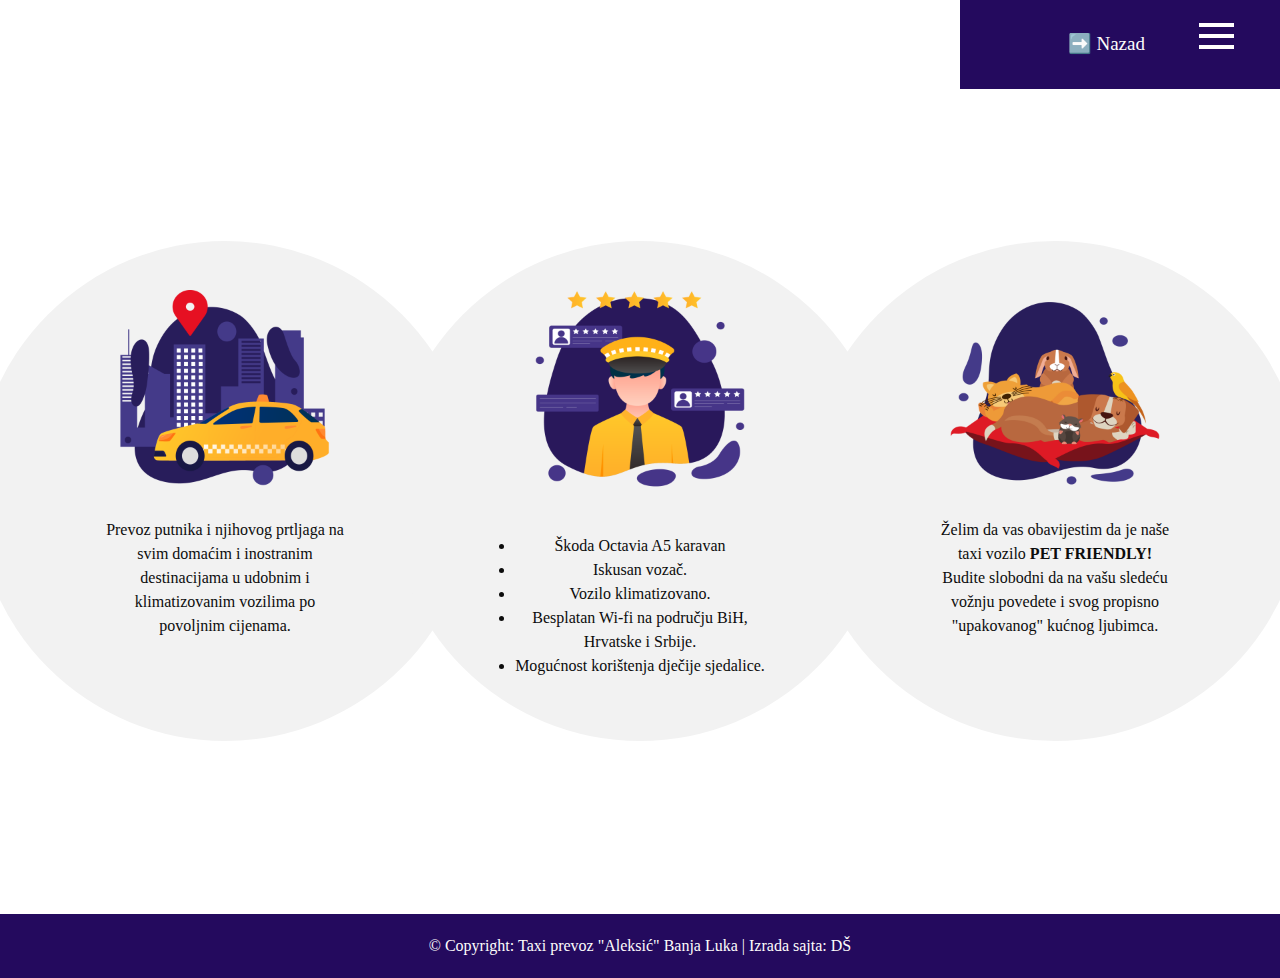
<file: car.html>
<!DOCTYPE html>
<html>

<head>
  <!-- Basic -->
  <meta charset="utf-8" />
  <meta http-equiv="X-UA-Compatible" content="IE=edge" />
  <!-- Mobile Metas -->
  <meta name="viewport" content="width=device-width, initial-scale=1, shrink-to-fit=no" />
  <!-- Site Metas -->
  <meta name="keywords" content="" />
  <meta name="description" content="" />
  <meta name="author" content="" />

  <title>Taxi prevoz "Aleksić" Banja Luka</title>

  <!-- slider stylesheet -->
  <link rel="stylesheet" type="text/css" href="https://cdnjs.cloudflare.com/ajax/libs/OwlCarousel2/2.3.4/assets/owl.carousel.min.css" />

  <!-- bootstrap core css -->
  <link rel="stylesheet" type="text/css" href="css/bootstrap.css" />

  <!-- fonts style -->
  <link href="https://fonts.googleapis.com/css?family=Open+Sans:400,700|Poppins:400,600,700&display=swap" rel="stylesheet">

  <!-- Custom styles for this template -->
  <link href="css/style.css" rel="stylesheet" />
  <!-- responsive style -->
  <link href="css/responsive.css" rel="stylesheet" />
</head>

<body class="sub_page">
  <div class="hero_area">
    <!-- header section strats -->
    <header class="header_section">
      <div class="container-fluid">
        <nav class="navbar navbar-expand-lg custom_nav-container">
          <a class="navbar-brand" href="index.html">
            <span>
             
            </span>
          </a>
          <div class="navbar-collapse" id="">
            <div class="user_option">
              <a href="">
                ➡️
                Nazad
              </a>
            </div>
            <div class="custom_menu-btn">
              <button onclick="openNav()">
                <span class="s-1"> </span>
                <span class="s-2"> </span>
                <span class="s-3"> </span>
              </button>
            </div>
            <div id="myNav" class="overlay">
              <div class="overlay-content">
                <a href="index.html">Početna stranica</a>
                <a href="car.html">Usluga</a>
                <a href="about.html">Dodatne usluge</a>
                <a href="blog.html">Galerija</a>
                <a href="contact.html">Kontakt</a>
              </div>
            </div>
          </div>
        </nav>
      </div>
    </header>
    <!-- end header section -->
  </div>

  <!-- car section -->

  <section class="car_section layout_padding2-top layout_padding-bottom">
    <div class="container">
      <div class="heading_container">
        <h2>
         
        </h2>
        <p>
         
          
      </div>
      <div class="car_container">
        <div class="box">
          <div class="img-box">
            <img src="images/ikonica1.png" alt="">
          </div>
          <div class="detail-box">

            <p>
              Prevoz putnika i njihovog prtljaga na svim domaćim i inostranim destinacijama u udobnim i klimatizovanim
              vozilima
              po povoljnim cijenama.

              <!-- </p>
            <a href="">
              read more 
            </a> -->
          </div>
        </div>
        <div class="box">
          <div class="img-box">
            <img src="images/ikonica2.png" alt="">
          </div>
          <div class="detail-box">

            <p>
              <li>Škoda Octavia A5 karavan </li>

              <li> Iskusan vozač.</li>
              <li> Vozilo klimatizovano.</li>
              <li> Besplatan Wi-fi na području BiH, Hrvatske i Srbije.</li>
              <li> Mogućnost korištenja dječije sjedalice.</li>
            </p>



            <!-- <a href="">
             read more
            </a>-->
          </div>
        </div>
        <div class="box">
          <div class="img-box">
            <img src="images/ikonica3.png" alt="">
          </div>
          <div class="detail-box">


            <p>
              Želim da vas obavijestim da je naše taxi vozilo <b> PET FRIENDLY!</b> <br>
              Budite slobodni da na vašu sledeću vožnju povedete i svog propisno "upakovanog" kućnog ljubimca.
            </p>
            <!-- <a href="">
             read more 
            </a>-->
          </div>
        </div>
      </div>
    </div>
  </section>

  <!-- end car section -->


  <!-- best section -->

  <!-- <section class="best_section">
    <div class="container">
      <div class="book_now">
        <div class="detail-box">
          <h2>
            Our Best Cars
          </h2>
          <p>
            It is a long established fact that a reader will be distracted by the
          </p>
        </div>
        <div class="btn-box">
          <a href="">
            Book Now
          </a>
        </div>
      </div>
    </div>
  </section> -->

  <!-- end best section -->

  <!-- rent section -->

   <!-- <section class="rent_section layout_padding">
    <div class="container">
      <div class="rent_container">
        <div class="box">
          <div class="img-box">
            <img src="images/r-1.png" alt="">
          </div>
          <div class="price">
            <a href="">
              Rent $200
            </a>
          </div>
        </div>
        <div class="box">
          <div class="img-box">
            <img src="images/r-2.png" alt="">
          </div>
          <div class="price">
            <a href="">
              Rent $200
            </a>
          </div>
        </div>
        <div class="box">
          <div class="img-box">
            <img src="images/r-3.png" alt="">
          </div>
          <div class="price">
            <a href="">
              Rent $200
            </a>
          </div>
        </div>
        <div class="box">
          <div class="img-box">
            <img src="images/r-4.png" alt="">
          </div>
          <div class="price">
            <a href="">
              Rent $200
            </a>
          </div>
        </div>
        <div class="box">
          <div class="img-box">
            <img src="images/r-5.png" alt="">
          </div>
          <div class="price">
            <a href="">
              Rent $200
            </a>
          </div>
        </div>
        <div class="box">
          <div class="img-box">
            <img src="images/r-6.png" alt="">
          </div>
          <div class="price">
            <a href="">
              Rent $200
            </a>
          </div>
        </div>
      </div>
      <div class="btn-box">
        <a href="">
          See More
        </a>
      </div>
    </div>
  </section> -->


  <!-- end rent section -->

  <!-- footer section -->
  <footer class="container-fluid footer_section">
    <p>
      © Copyright: Taxi prevoz "Aleksić" Banja Luka | Izrada sajta: DŠ

      <a href=""></a>
    </p>
  </footer>
  <!-- footer section -->

  <script src="js/jquery-3.4.1.min.js"></script>
  <script src="js/bootstrap.js"></script>
  <script src="https://cdnjs.cloudflare.com/ajax/libs/OwlCarousel2/2.3.4/owl.carousel.min.js">
  </script>
  <script src="js/custom.js"></script>

</body>

</html>
</file>
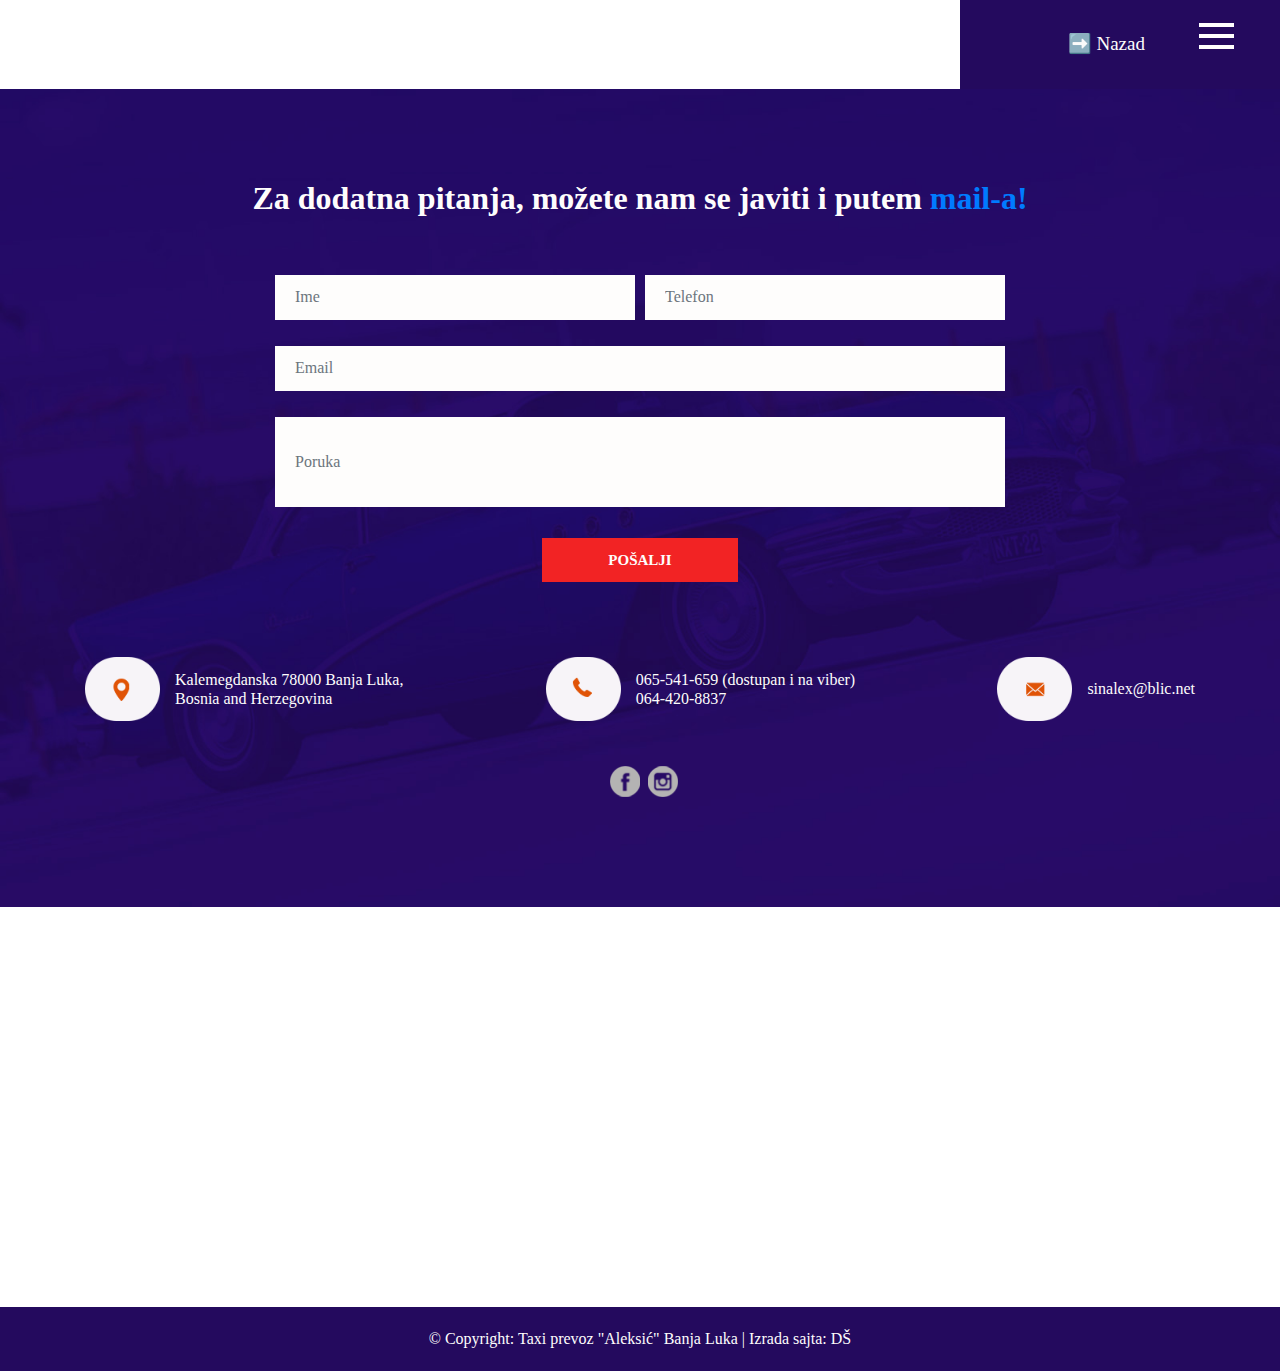
<file: contact.html>
<!DOCTYPE html>
<html>

<head>
  <!-- Basic -->
  <meta charset="utf-8" />
  <meta http-equiv="X-UA-Compatible" content="IE=edge" />
  <!-- Mobile Metas -->
  <meta name="viewport" content="width=device-width, initial-scale=1, shrink-to-fit=no" />
  <!-- Site Metas -->
  <meta name="keywords" content="" />
  <meta name="description" content="" />
  <meta name="author" content="" />

  <title>Rent4u</title>

  <!-- slider stylesheet -->
  <link rel="stylesheet" type="text/css" href="https://cdnjs.cloudflare.com/ajax/libs/OwlCarousel2/2.3.4/assets/owl.carousel.min.css" />

  <!-- bootstrap core css -->
  <link rel="stylesheet" type="text/css" href="css/bootstrap.css" />

  <!-- fonts style -->
  <link href="https://fonts.googleapis.com/css?family=Open+Sans:400,700|Poppins:400,600,700&display=swap" rel="stylesheet">

  <!-- Custom styles for this template -->
  <link href="css/style.css" rel="stylesheet" />
  <!-- responsive style -->
  <link href="css/responsive.css" rel="stylesheet" />
</head>

<body class="sub_page">
  <div class="hero_area">
    <!-- header section strats -->
    <header class="header_section">
      <div class="container-fluid">
        <nav class="navbar navbar-expand-lg custom_nav-container">
          <a class="navbar-brand" href="index.html">
            <span>
            
            </span>
          </a>

          <div class="navbar-collapse" id="">
            <div class="user_option">
              <a href="">
                ➡️
                Nazad
              </a>
            </div>
            <div class="custom_menu-btn">
              <button onclick="openNav()">
                <span class="s-1"> </span>
                <span class="s-2"> </span>
                <span class="s-3"> </span>
              </button>
            </div>
            <div id="myNav" class="overlay">
              <div class="overlay-content">
                <a href="index.html">Početna stranica</a>
                <a href="car.html">Usluga</a>
                <a href="about.html">Dodatne usluge</a>
                <a href="blog.html">Galerija</a>
                <a href="contact.html">Kontakt</a>
              </div>
            </div>
          </div>
        </nav>
      </div>
    </header>
    <!-- end header section -->
  </div>

  <!-- contact section -->
  <section class="contact_section layout_padding">
    <div class="container">
      <div class="heading_container">
        <h2>
          Za dodatna pitanja, možete nam se javiti i putem <a href="mailto: sinalex@blic.net.com "> mail-a!</a>
        </h2>
      </div>
      <div class="row">
        <div class="col-md-8 mx-auto">
          <div class="form_container">
            <form>
              <div class="form-row">
                <div class="form-group col-md-6">
                  <input type="text" class="form-control" id="inputName4" placeholder="Ime ">
                </div>
                <div class="form-group col-md-6">
                  <input type="text" class="form-control" id="inputSubject4" placeholder="Telefon">
                </div>
              </div>
              <div class="form-row">
                <div class="form-group col">
                  <input type="email" class="form-control" id="inputEmail4" placeholder="Email">
                </div>
              </div>
              <div class="form-group">
                <input type="text" class="form-control" id="inputMessage" placeholder="Poruka">
              </div>
              <div class="d-flex justify-content-center">
                <button type="submit" class="">Pošalji</button>
              </div>
            </form>
          </div>
        </div>
      </div>
      <div class="contact_items">

        <a href="">
          <div class="img-box">
            <img src="images/location.png" alt="">
          </div>
          <h6>

            Kalemegdanska 78000 Banja Luka,<br>
            Bosnia and Herzegovina
          </h6>
        </a>
        <a href="">
          <div class="img-box">
            <img src="images/call.png" alt="">
          </div>
          <h6>
            065-541-659 (dostupan i na viber) <br>
            064-420-8837
          </h6>
        </a>
        <a href="">
          <div class="img-box">
            <img src="images/mail.png" alt="">
          </div>
          <h6>
            sinalex@blic.net
          </h6>
        </a>

      </div>
      <div class="social_container">
        <div class="social-box">
          <div>
            <a href="https://www.facebook.com/taxialeksicbanjaluka">
              <img src="images/fb.png" alt="https://www.facebook.com/taxialeksicbanjaluka">
            </a>
          </div>
          <div>

          </div>
          <div>
            <a href="https://www.instagram.com/taxiprevozaleksimaxitaxi010/?hl=en">
              <img src="images/insta.png" alt="https://www.instagram.com/taxiprevozaleksimaxitaxi010/">
            </a>
          </div>
        </div>
      </div>
    </div>
  </section>

  <!-- end contact section -->

  <!-- map section -->

  <section class="map_section">
    <!-- map section -->
    <div class="map_container">
      <div class="map-responsive">
        <iframe
          src="https://www.google.com/maps/embed?pb=!1m18!1m12!1m3!1d2833.0749979153484!2d17.190093915533996!3d44.75888517909895!2m3!1f0!2f0!3f0!3m2!1i1024!2i768!4f13.1!3m3!1m2!1s0x475e033a4a9921eb%3A0xb0fbe6cac10179ac!2sKalemegdanska%2C%20Banja%20Luka%2078000!5e0!3m2!1shr!2sba!4v1602501228312!5m2!1shr!2sba"
          width="600" height="300" frameborder="0" style="border:0; width: 100%; height:100%" allowfullscreen></iframe>
      </div>
    </div>
  <!-- end contact section -->

  <!-- footer section -->
  <footer class="container-fluid footer_section">
    <p>
      © Copyright: Taxi prevoz "Aleksić" Banja Luka | Izrada sajta: DŠ
      <a href=""></a>
    </p>
  </footer>
  <!-- footer section -->

  <script src="js/jquery-3.4.1.min.js"></script>
  <script src="js/bootstrap.js"></script>
  <script src="https://cdnjs.cloudflare.com/ajax/libs/OwlCarousel2/2.3.4/owl.carousel.min.js">
  </script>
  <script src="js/custom.js"></script>

</body>

</html>
</file>
<file: css/style.css>
body {
  font-family:'Bad Script', cursive;
  color: #0c0c0c;
  background-color: #ffffff;
}

.layout_padding {
  padding-top: 90px;
  padding-bottom: 90px;
}

.layout_padding2 {
  padding-top: 45px;
  padding-bottom: 45px;
}

.layout_padding2-top {
  padding-top: 45px;
}

.layout_padding2-bottom {
  padding-bottom: 45px;
}

.layout_padding-top {
  padding-top: 90px;
}

.layout_padding-bottom {
  padding-bottom: 90px;
}

.heading_container {
  display: -webkit-box;
  display: -ms-flexbox;
  display: flex;
  -webkit-box-orient: vertical;
  -webkit-box-direction: normal;
      -ms-flex-direction: column;
          flex-direction: column;
  -webkit-box-align: start;
      -ms-flex-align: start;
          align-items: flex-start;
}

.heading_container h2 {
  font-weight: bold;
  color: #000000;
  position: relative;
}

/*header section*/
.hero_area {
  position: relative;
}

.sub_page .header_section {
  position: unset;
  background: -webkit-gradient(linear, left top, right top, color-stop(75%, transparent), color-stop(75%, #240a5e));
  background: linear-gradient(to right, transparent 75%, #240a5e 75%);
}

.header_section {
  position: absolute;
  width: 100%;
  top: 0;
  left: 0;
}

.header_section .container-fluid {
  padding-right: 25px;
  padding-left: 25px;
}

.header_section .nav_container {
  margin: 0 auto;
}

.custom_nav-container.navbar-expand-lg .navbar-nav .nav-link img {
  width: 22px;
  margin-right: 15px;
}

.custom_nav-container.navbar-expand-lg .navbar-nav .nav-link {
  padding: 0px 25px;
  color: #fefeff;
  text-align: center;
  font-family: 'Bad Script', cursive;
}

.custom_menu-btn {
  z-index: 9;
  position: absolute;
  right: 15px;
  top: 8px;
}

.navbar-collapse
{
  padding: 15px;
  width: 100%;
}

.custom_menu-btn button {
  margin-top: 7px;
  outline: none;
  border: none;
  background-color: transparent;
}

.custom_menu-btn span {
  display: block;
  width: 35px;
  height: 4px;
  background-color: #fff;
  margin: 7px 0;
  -webkit-transition: all 0.3s;
  transition: all 0.3s;
}

.custom_menu-btn .custom_menu-btn .s-2 {
  -webkit-transition: all 0.1s;
  transition: all 0.1s;
}

.menu_btn-style button {
  position: fixed;
  right: 29px;
  top: 14px;
}

.menu_btn-style button .s-1 {
  -webkit-transform: rotate(45deg) translateY(16px);
          transform: rotate(45deg) translateY(16px);
}

.menu_btn-style button .s-2 {
  -webkit-transform: translateX(100px);
          transform: translateX(100px);
}

.menu_btn-style button .s-3 {
  -webkit-transform: rotate(-45deg) translateY(-16px);
          transform: rotate(-45deg) translateY(-16px);
}

.overlay {
  height: 100%;
  width: 0;
  position: fixed;
  z-index: 1;
  top: 0;
  left: 0;
  background-color: rgba(36, 10, 94, 0.9);
  overflow-x: hidden;
  -webkit-transition: 0.5s;
  transition: 0.5s;
}

.overlay .closebtn {
  position: absolute;
  top: 0;
  right: 30px;
  font-size: 60px;
}

.overlay a {
  padding: 2px 0px;
  text-decoration: none;
  font-size: 22px;
  color: #f1f1f1;
  display: block;
  -webkit-transition: 0.3s;
  transition: 0.3s;
  text-transform: uppercase;
}

.overlay-content {
  position: relative;
  top: 25%;
  width: 100%;
  text-align: center;
  margin-top: 30px;
}

.menu_width {
  width: 100%;
}

a,
a:hover,
a:focus {
  text-decoration: none;
}

a:hover,
a:focus {
  color: initial;
}

.btn,
.btn:focus {
  outline: none !important;
  -webkit-box-shadow: none;
          box-shadow: none;
}

.custom_nav-container .nav_search-btn {
  background-image: url(../images/search-icon.png);
  background-size: 18px;
  background-repeat: no-repeat;
  width: 35px;
  height: 35px;
  padding: 0;
  border: none;
  margin: 0 40px 0 15px;
  background-position: center;
}

.navbar-brand {
  display: -webkit-box;
  display: -ms-flexbox;
  display: flex;
  -webkit-box-align: center;
      -ms-flex-align: center;
          align-items: center;
}

.navbar-brand span {
  font-size: 24px;
  font-weight: 700;
  color: #240a5e;
}

.custom_nav-container {
  z-index: 99999;
  padding: 15px 0;
}

.custom_nav-container .navbar-toggler {
  outline: none;
}

.custom_nav-container .navbar-toggler .navbar-toggler-icon {
  background-image: url(../images/menu.png);
  background-size: 55px;
}

.user_option {
  margin-left: auto;
  margin-right: 95px;
}

.user_option a {
  color: #fefdfc;
  font-size: 19px;
}

/*end header section*/
.slider_section .carousel {
  position: unset;
}

.slider_section .slider_container {
  display: -webkit-box;
  display: -ms-flexbox;
  display: flex;
}

.slider_section .slider_container .img-box {
  -webkit-box-flex: 2.5;
      -ms-flex: 2.5;
          flex: 2.5;
}

.slider_section .slider_container .img-box img {
  width: 100%;
}

.slider_section .slider_container .detail_container {
  position: relative;
  -webkit-box-flex: 1;
      -ms-flex: 1;
          flex: 1;
  background-color: #240a5e;
  display: -webkit-box;
  display: -ms-flexbox;
  display: flex;
  -webkit-box-align: center;
      -ms-flex-align: center;
          align-items: center;
  -webkit-box-pack: center;
      -ms-flex-pack: center;
          justify-content: center;
}

.slider_section .slider_container .detail_container #carouselExampleControls {
  width: 100%;
}

.slider_section .slider_container .detail_container .detail-box {
  width: -webkit-fit-content;
  width: -moz-fit-content;
  width: fit-content;
  margin: auto;
}

.slider_section .slider_container .detail_container .detail-box h1 {
  font-family:'Bad Script', cursive;
  text-transform: none;
  font-weight: bold;
  color: #fcfefc;
  font-size: 3.5rem;
}

.slider_section .slider_container .detail_container .detail-box a {
  display: inline-block;
  padding: 10px 45px;
  background-color: #f22324;
  color: #fefdfc;
  border-radius: 0;
  border: 1px solid #f22324;
  text-transform: uppercase;
  margin-top: 35px;
}

.slider_section .slider_container .detail_container .detail-box a:hover {
  background-color: transparent;
  color: #f22324;
}

.slider_section .carousel-control-prev,
.slider_section .carousel-control-next {
  width: 50px;
  height: 50px;
  left: 0;
  opacity: 1;
  -webkit-transform: translateX(-50%);
          transform: translateX(-50%);
  background-repeat: no-repeat;
  background-color: #240a5e;
  background-size: 20px;
  background-position: center;
}

.slider_section .carousel-control-prev {
  top: 15%;
  background-image: url(../images/prev.png);
}

.slider_section .carousel-control-next {
  top: initial;
  bottom: 15%;
  background-image: url(../images/next.png);
}

.book_section {
  display: -webkit-box;
  display: -ms-flexbox;
  display: flex;
  -webkit-transform: translateY(-75px);
          transform: translateY(-75px);
}

.book_section .form_container {
  -webkit-box-flex: 2.5;
      -ms-flex: 2.5;
          flex: 2.5;
  display: -webkit-box;
  display: -ms-flexbox;
  display: flex;
  -webkit-box-pack: center;
      -ms-flex-pack: center;
          justify-content: center;
}

.book_section .img-box {
  -webkit-box-flex: 1;
      -ms-flex: 1;
          flex: 1;
  margin-top: 45px;
}

.book_section .img-box img {
  width: 100%;
}

.book_section form {
  width: 75%;
  padding: 15px 35px;
  background-color: #fefdfc;
  -webkit-box-shadow: 0px 0px 20px 11px rgba(0, 0, 0, 0.09);
  box-shadow: 0px 0px 20px 11px rgba(0, 0, 0, 0.09);
  border-radius: 10px;
}

.book_section form label {
  color: #656565;
  margin-bottom: 2px;
  margin-top: 10px;
}

.book_section form .form-control {
  outline: none;
  -webkit-box-shadow: none;
          box-shadow: none;
  border-radius: 0;
  border: 1px solid #8e8e8e;
  color: #000000;
}

.book_section form .form-control::-webkit-input-placeholder {
  color: #1d1c1c;
}

.book_section form .form-control:-ms-input-placeholder {
  color: #1d1c1c;
}

.book_section form .form-control::-ms-input-placeholder {
  color: #1d1c1c;
}

.book_section form .form-control::placeholder {
  color: #1d1c1c;
}

.book_section form .btn-container {
  height: 100%;
  display: -webkit-box;
  display: -ms-flexbox;
  display: flex;
  -webkit-box-pack: center;
      -ms-flex-pack: center;
          justify-content: center;
  -webkit-box-align: center;
      -ms-flex-align: center;
          align-items: center;
}

.book_section form .btn-container button {
  display: inline-block;
  padding: 10px 65px;
  background-color: #240a5e;
  color: #fefdfc;
  border-radius: 0;
  border: 1px solid #240a5e;
  margin-top: 25px;
}

.book_section form .btn-container button:hover {
  background-color: transparent;
  color: #240a5e;
}

.book_section form .btn-container button:hover {
  color: #1b0847;
}

.car_section .car_container {
  display: -webkit-box;
  display: -ms-flexbox;
  display: flex;
  -webkit-box-pack: justify;
      -ms-flex-pack: justify;
          justify-content: space-between;
  -ms-flex-wrap: wrap;
      flex-wrap: wrap;
  padding: 75px 0;
}

.car_section .car_container .box {
  min-width: 250px;
  max-width: 250px;
  margin: 55px 15px;
  display: -webkit-box;
  display: -ms-flexbox;
  display: flex;
  -webkit-box-orient: vertical;
  -webkit-box-direction: normal;
      -ms-flex-direction: column;
          flex-direction: column;
  -webkit-box-align: center;
      -ms-flex-align: center;
          align-items: center;
  text-align: center;
  position: relative;
}

.car_section .car_container .box .img-box {
  display: -webkit-box;
  display: -ms-flexbox;
  display: flex;
  -webkit-box-pack: center;
      -ms-flex-pack: center;
          justify-content: center;
  padding-bottom: 15px;
  width: 100%;
}

.car_section .car_container .box .img-box img {
  max-width: 100%;
}

.car_section .car_container .box .detail-box {
  margin-top: 15px;
}

.car_section .car_container .box .detail-box h5 {
  font-weight: bold;
}

.car_section .car_container .box .detail-box a {
  display: inline-block;
  padding: 8px 25px;
  background-color: #f22324;
  color: #fefdfc;
  border-radius: #000000;
  border: 1px solid #f22324;
  margin-top: 25px;
}

.car_section .car_container .box .detail-box a:hover {
  background-color: transparent;
  color: #f22324;
}

.car_section .car_container .box::before {
  content: "";
  position: absolute;
  top: 50%;
  left: 50%;
  width: 250px;
  height: 250px;
  -webkit-transform: translate(-50%, -50%) scale(2);
          transform: translate(-50%, -50%) scale(2);
  border-radius: 100%;
  background-color: #f2f2f2;
  z-index: -1;
}

.about_section .row {
  -webkit-box-align: center;
      -ms-flex-align: center;
          align-items: center;
}

.about_section .img-box img {
  width: 100%;
}

.about_section .detail-box {
  text-align: center;
}

.about_section .detail-box h2 {
  font-weight: bold;
}

.about_section .detail-box p {
  margin-top: 15px;
}

.about_section .detail-box a {
  display: inline-block;
  padding: 8px 25px;
  background-color: #f22324;
  color: #fefdfc;
  border-radius: #000000;
  border: 1px solid #f22324;
  margin-top: 15px;
}

.about_section .detail-box a:hover {
  background-color: transparent;
  color: #f22324;
}

.best_section {
  -webkit-box-shadow: 0 0 10px 0 rgba(0, 0, 0, 0.15);
          box-shadow: 0 0 10px 0 rgba(0, 0, 0, 0.15);
  padding: 25px 0;
}

.best_section .book_now {
  display: -webkit-box;
  display: -ms-flexbox;
  display: flex;
  -webkit-box-pack: justify;
      -ms-flex-pack: justify;
          justify-content: space-between;
  -webkit-box-align: center;
      -ms-flex-align: center;
          align-items: center;
}

.best_section .book_now .detail-box h2 {
  font-weight: bold;
}

.best_section .book_now .detail-box p {
  margin: 0;
}

.best_section .book_now .btn-box a {
  display: inline-block;
  padding: 10px 60px;
  background-color: #f22324;
  color: #fefdfc;
  border-radius: #000000;
  border: 1px solid #f22324;
}

.best_section .book_now .btn-box a:hover {
  background-color: transparent;
  color: #f22324;
}

.rent_section {
  background-color: #240a5e;
}

.rent_section .heading_container h2 {
  color: #6f6e6e;
  margin-bottom: 35px;
}

.rent_section .heading_container h2::first-letter {
  color: #000000;
}

.rent_section .heading_container h2 span {
  color: #2e303c;
}

.rent_section .rent_container {
  display: -webkit-box;
  display: -ms-flexbox;
  display: flex;
  -ms-flex-wrap: wrap;
      flex-wrap: wrap;
  -webkit-box-pack: center;
      -ms-flex-pack: center;
          justify-content: center;
}

.rent_section .rent_container .box {
  width: 340px;
  margin: 15px;
  background-color: #fefdfc;
  display: -webkit-box;
  display: -ms-flexbox;
  display: flex;
  -webkit-box-orient: vertical;
  -webkit-box-direction: normal;
      -ms-flex-direction: column;
          flex-direction: column;
  -webkit-box-align: center;
      -ms-flex-align: center;
          align-items: center;
  text-align: center;
  padding: 20px 25px;
  padding-bottom: 0;
  border-radius: 5px;
}

.rent_section .rent_container .box .img-box {
  margin: 50px 0;
  height: 92px;
  display: -webkit-box;
  display: -ms-flexbox;
  display: flex;
  -webkit-box-pack: center;
      -ms-flex-pack: center;
          justify-content: center;
  -webkit-box-align: center;
      -ms-flex-align: center;
          align-items: center;
}

.rent_section .rent_container .box .img-box img {
  max-width: 100%;
}

.rent_section .rent_container .box .price a {
  display: inline-block;
  padding: 8px 25px;
  background-color: #f22324;
  color: #fefdfc;
  border-radius: #000000;
  border: 1px solid #f22324;
  font-weight: bold;
}

.rent_section .rent_container .box .price a:hover {
  background-color: transparent;
  color: #f22324;
}

.rent_section .btn-box {
  display: -webkit-box;
  display: -ms-flexbox;
  display: flex;
  -webkit-box-pack: center;
      -ms-flex-pack: center;
          justify-content: center;
}

.rent_section .btn-box a {
  display: inline-block;
  padding: 10px 65px;
  background-color: #fefdfc;
  color: #1a1919;
  border-radius: 0;
  border: 1px solid #fefdfc;
  margin-top: 35px;
}

.rent_section .btn-box a:hover {
  background-color: transparent;
  color: #fefdfc;
}

.blog_section .blog_container {
  width: 90%;
  margin: auto;
}

.blog_section .blog_container .date-box {
  padding: 15px 25px;
  color: #252525;
  position: relative;
  z-index: 2;
  text-align: center;
}

.blog_section .blog_container .date-box h6 {
  margin: 0;
}

.blog_section .blog_container .box {
  margin: 45px 20px;
  display: -webkit-box;
  display: -ms-flexbox;
  display: flex;
  -webkit-box-orient: vertical;
  -webkit-box-direction: normal;
      -ms-flex-direction: column;
          flex-direction: column;
  -webkit-box-align: center;
      -ms-flex-align: center;
          align-items: center;
  -webkit-box-shadow: 0 0 20px 0 rgba(0, 0, 0, 0.15);
          box-shadow: 0 0 20px 0 rgba(0, 0, 0, 0.15);
}

.blog_section .blog_container .box .img-box {
  width: 100%;
}

.blog_section .blog_container .box .img-box img {
  width: 100%;
}

.blog_section .blog_container .box .detail-box {
  padding: 15px;
}

.blog_section .blog_container .box .detail-box h5 {
  font-weight: bold;
}

.blog_section .blog_container .box .detail-box p {
  margin: 0;
}

.blog_section .owl-carousel .owl-nav .owl-prev,
.blog_section .owl-carousel .owl-nav .owl-next {
  width: 50px;
  height: 50px;
  background-size: 15px;
  background-position: center;
  background-repeat: no-repeat;
  position: absolute;
  top: -115px;
  outline: none;
}

.blog_section .owl-carousel .owl-nav .owl-prev {
  left: calc(95% - 45px);
  background-image: url(../images/left-angle.png);
}

.blog_section .owl-carousel .owl-nav .owl-prev:hover {
  background-image: url(../images/left-angle-grey.png);
}

.blog_section .owl-carousel .owl-nav .owl-next {
  right: calc(5% - 45px);
  background-image: url(../images/right-angle.png);
}

.blog_section .owl-carousel .owl-nav .owl-next:hover {
  background-image: url(../images/right-angle-grey.png);
}

.us_section .heading_container {
  -webkit-box-align: center;
      -ms-flex-align: center;
          align-items: center;
  text-align: center;
}

.us_section .us_container {
  background-image: url(../images/us-bg.jpg);
  background-size: cover;
}

.us_section .us_container .content_box {
  display: -webkit-box;
  display: -ms-flexbox;
  display: flex;
  -ms-flex-wrap: wrap;
      flex-wrap: wrap;
  -webkit-box-pack: center;
      -ms-flex-pack: center;
          justify-content: center;
}

.us_section .us_container .content_box .box {
  display: -webkit-box;
  display: -ms-flexbox;
  display: flex;
  -webkit-box-orient: vertical;
  -webkit-box-direction: normal;
      -ms-flex-direction: column;
          flex-direction: column;
  -webkit-box-align: center;
      -ms-flex-align: center;
          align-items: center;
  text-align: center;
  margin: 25px;
}

.us_section .us_container .content_box .box .img-box img {
  max-width: 100%;
}

.us_section .us_container .content_box .box .detail-box {
  margin-top: 15px;
}

.us_section .us_container .content_box .box .detail-box h5 {
  color: #fefdfc;
}

.us_section .us_container .btn-box {
  display: -webkit-box;
  display: -ms-flexbox;
  display: flex;
  -webkit-box-pack: center;
      -ms-flex-pack: center;
          justify-content: center;
}

.us_section .us_container .btn-box a {
  display: inline-block;
  padding: 10px 65px;
  background-color: #fefdfc;
  color: #1a1919;
  border-radius: 0;
  border: 1px solid #fefdfc;
  margin-top: 35px;
}

.us_section .us_container .btn-box a:hover {
  background-color: transparent;
  color: #fefdfc;
}

.client_section {
  font-family:'Bad Script', cursive;
}

.client_section .heading_container {
  -webkit-box-align: center;
      -ms-flex-align: center;
          align-items: center;
  text-align: center;
}

.client_section .box {
  display: -webkit-box;
  display: -ms-flexbox;
  display: flex;
  -webkit-box-orient: vertical;
  -webkit-box-direction: normal;
      -ms-flex-direction: column;
          flex-direction: column;
  -webkit-box-align: center;
      -ms-flex-align: center;
          align-items: center;
  margin: 15px;
}

.client_section .box .detail-box {
  -webkit-box-shadow: 0 0 15px 0 rgba(0, 0, 0, 0.15);
          box-shadow: 0 0 15px 0 rgba(0, 0, 0, 0.15);
  border-radius: 10px;
  padding: 25px;
  margin-bottom: 25px;
}

.client_section .box .client_id {
  display: -webkit-box;
  display: -ms-flexbox;
  display: flex;
  -webkit-box-orient: vertical;
  -webkit-box-direction: normal;
      -ms-flex-direction: column;
          flex-direction: column;
  -webkit-box-align: center;
      -ms-flex-align: center;
          align-items: center;
  text-align: center;
}

.client_section .box .client_id .img-box {
  position: relative;
  display: -webkit-box;
  display: -ms-flexbox;
  display: flex;
  -webkit-box-pack: center;
      -ms-flex-pack: center;
          justify-content: center;
  -webkit-box-align: center;
      -ms-flex-align: center;
          align-items: center;
  width: 75px;
  height: 75px;
  border-radius: 100%;
  background-color: #f2f2f2;
}

.client_section .box .client_id .img-box img {
  width: 25px;
}

.client_section .box .client_id .img-box .img-2 {
  display: none;
}

.client_section .box .client_id .name {
  margin-top: 10px;
}

.client_section .box .client_id .name h6 {
  font-weight: 600;
}

.client_section .box:hover .client_id .img-box {
  background-color: #2e1b69;
}

.client_section .box:hover .client_id .img-box .img-1 {
  display: none;
}

.client_section .box:hover .client_id .img-box .img-2 {
  display: inline-block;
}

.client_section .carousel-wrap {
  margin: 0 auto;
  padding: 0 5%;
  position: relative;
}

.client_section .owl-carousel .owl-nav .owl-prev,
.client_section .owl-carousel .owl-nav .owl-next {
  width: 50px;
  height: 50px;
  background-size: 15px;
  background-position: center;
  background-repeat: no-repeat;
  position: absolute;
  top: 100%;
  outline: none;
}

.client_section .owl-carousel .owl-nav .owl-prev {
  left: calc(50% - 45px);
  background-image: url(../images/left-angle.png);
}

.client_section .owl-carousel .owl-nav .owl-prev:hover {
  background-image: url(../images/left-angle-grey.png);
}

.client_section .owl-carousel .owl-nav .owl-next {
  right: calc(50% - 45px);
  background-image: url(../images/right-angle.png);
}

.client_section .owl-carousel .owl-nav .owl-next:hover {
  background-image: url(../images/right-angle-grey.png);
}

.contact_section {
  background-image: url(../images/contact-bg.jpg);
  background-size: cover;
  color: #fefdfc;
}

.contact_section .heading_container {
  -webkit-box-align: center;
      -ms-flex-align: center;
          align-items: center;
  text-align: center;
  margin-bottom: 45px;
}

.contact_section .heading_container h2 {
  color: #fefdfc;
}

.contact_section .form_container form .form-control {
  border: none;
  background-color: #fefdfc;
  outline: none;
  -webkit-box-shadow: none;
          box-shadow: none;
  padding-left: 20px;
  height: 45px;
  margin: 5px 0;
  border-radius: 0;
}

.contact_section .form_container form #inputMessage {
  height: 90px;
}

.contact_section .form_container form button {
  display: inline-block;
  padding: 10px 65px;
  background-color: #f22324;
  color: #fefdfc;
  border-radius: 0;
  border: 1px solid #f22324;
  text-transform: uppercase;
  -webkit-box-shadow: none;
          box-shadow: none;
  outline: none;
  margin-top: 15px;
  font-size: 15px;
  font-weight: bold;
}

.contact_section .form_container form button:hover {
  background-color: transparent;
  color: #f22324;
}

.contact_section .contact_items {
  margin-top: 75px;
  display: -webkit-box;
  display: -ms-flexbox;
  display: flex;
  -webkit-box-pack: justify;
      -ms-flex-pack: justify;
          justify-content: space-between;
}

.contact_section .contact_items a {
  display: -webkit-box;
  display: -ms-flexbox;
  display: flex;
  -webkit-box-align: center;
      -ms-flex-align: center;
          align-items: center;
}

.contact_section .contact_items a .img-box {
  width: 75px;
  min-width: 75px;
  margin-right: 15px;
}

.contact_section .contact_items a .img-box img {
  max-width: 100%;
}

.contact_section .contact_items a h6 {
  color: #fefdfc;
  margin: 0;
}

.contact_section .social_container {
  margin-top: 45px;
}

.contact_section .social_container .social-box {
  display: -webkit-box;
  display: -ms-flexbox;
  display: flex;
  -webkit-box-pack: center;
      -ms-flex-pack: center;
          justify-content: center;
  margin: 0 auto 20px auto;
}

.contact_section .social_container .social-box img {
  width: 30px;
  margin-left: 8px;
}

.map_section {
  height: 400px;
}

.map_section .map_container {
  height: 100%;
}

.map_section .map_container .map-responsive {
  height: 100%;
}

/* footer section*/
.footer_section {
  background-color: #240a5e;
  padding: 20px;
}

.footer_section p {
  margin: 0;
  text-align: center;
  color: #fefdfc;
}

.footer_section a {
  color: #fefdfc;
}
/*# sourceMappingURL=style.css.map */





/* header */

body { 
  margin: 0;
  font-family:'Bad Script', cursive;
}

.header {
  overflow: hidden;
  background-color:#41395f67;
  padding: 25px 15px;
  color: white;
  



  
}

/* * border-bottom: 1px solid #ffffff; */



.header span
{
  padding: 2px;
  margin: 12px;
  
}

.header a  {
  float: left;
  color: white;
  text-align: center;
  padding: 1px;
  text-decoration: none;
  font-size: 18px; 
  line-height: 30px;
  border-radius: 4px;

}

.header i{
  color: white;
  

}

.header a.logo {
  font-size: 25px;
  font-weight: bold;
}

.header a:hover {
  background-color: #25005d;
  color: white;
  
}

.header a.active {
  background-color: rgb(173, 184, 196);
  color: white;
}

.header-right {
  float: right;
}


@media screen and (max-width: 500px) {
  .header a {
    float: none;
    display: block;
   text-align: left;
    width: 100%;
    font-size: 12px;
  }
  
  .header i{
    font-size: 12px;
  
  }

  .header   
  {
    font-size: 12px;
    width: 100%;
    text-align: left;
    size: 50px;
  }

  .header h3{
    font-size: 11px;
    width: 100%;
    text-align: left;
   

  }

  .header-right {
    float: none;
  }

}
</file>
<file: css/responsive.css>
@media (max-width: 1120px) {
    .slider_section .slider_container .detail_container .detail-box h1 {
        font-size: 3rem;
    }
}

@media (max-width: 992px) {
    .slider_section .slider_container {
        flex-direction: column;
    }

    .custom_menu-btn span {
        background-color:white;
    }

    .sub_page .header_section {
        background: none;
    }

    .custom_menu-btn.menu_btn-style button span {
        background-color: #ffffff;
    }

    .user_option a {
        display: none;
    }

    .slider_section .slider_container .detail_container .detail-box {
        width: auto;
        text-align: center;
        margin: 45px auto 125px auto;
    }

    .slider_section .carousel-control-prev,
    .slider_section .carousel-control-next {
        top: -25px;
        transform: none;
    }

    .slider_section .carousel-control-prev {
        left: 25px;
    }

    .slider_section .carousel-control-next {
        left: initial;
        right: 25px;
    }

    .book_section form {
        width: 90%;
    }

    .car_section .car_container {
        justify-content: center;
    }

    .rent_section .rent_container .box {
        width: 300px;
    }

    .contact_section .contact_items {
        flex-wrap: wrap;
        width: min-content;
        margin-left: auto;
        margin-right: auto;
    }

    .contact_section .contact_items a {
        margin: 25px;
    }
}

@media (max-width: 768px) {
    .best_section .book_now {
        flex-direction: column;
        text-align: center;
    }

    .best_section .book_now .detail-box {
        margin-bottom: 25px;
    }

    .blog_section .owl-carousel .owl-nav .owl-prev,
    .blog_section .owl-carousel .owl-nav .owl-next {
        top: -40px;
    }

    .blog_section .owl-carousel .owl-nav .owl-prev {

        left: calc(50% - 45px);
    }

    .blog_section .owl-carousel .owl-nav .owl-next {

        right: calc(50% - 45px);
    }
}

@media (max-width: 576px) {
    .book_section .img-box {
        display: none;
    }

    .blog_section .blog_container {
        width: 100%;
    }

    .slider_section .carousel-control-prev,
    .slider_section .carousel-control-next {
        display: none;
    }


    @media (max-width: 480px) {
        .car_section .car_container .box::before {
            border-radius: 0;
        }

        .blog_section .blog_container {
            width: 100%;
        }
    }

    @media (max-width: 400px) {}

    @media (max-width: 376px) {
        .slider_section .slider_container .detail_container .detail-box h1 {
            font-size: 2.5rem;
        }
    }

    @media (min-width: 1200px) {
        .container {
            max-width: 1170px;
        }

    }
}
</file>
